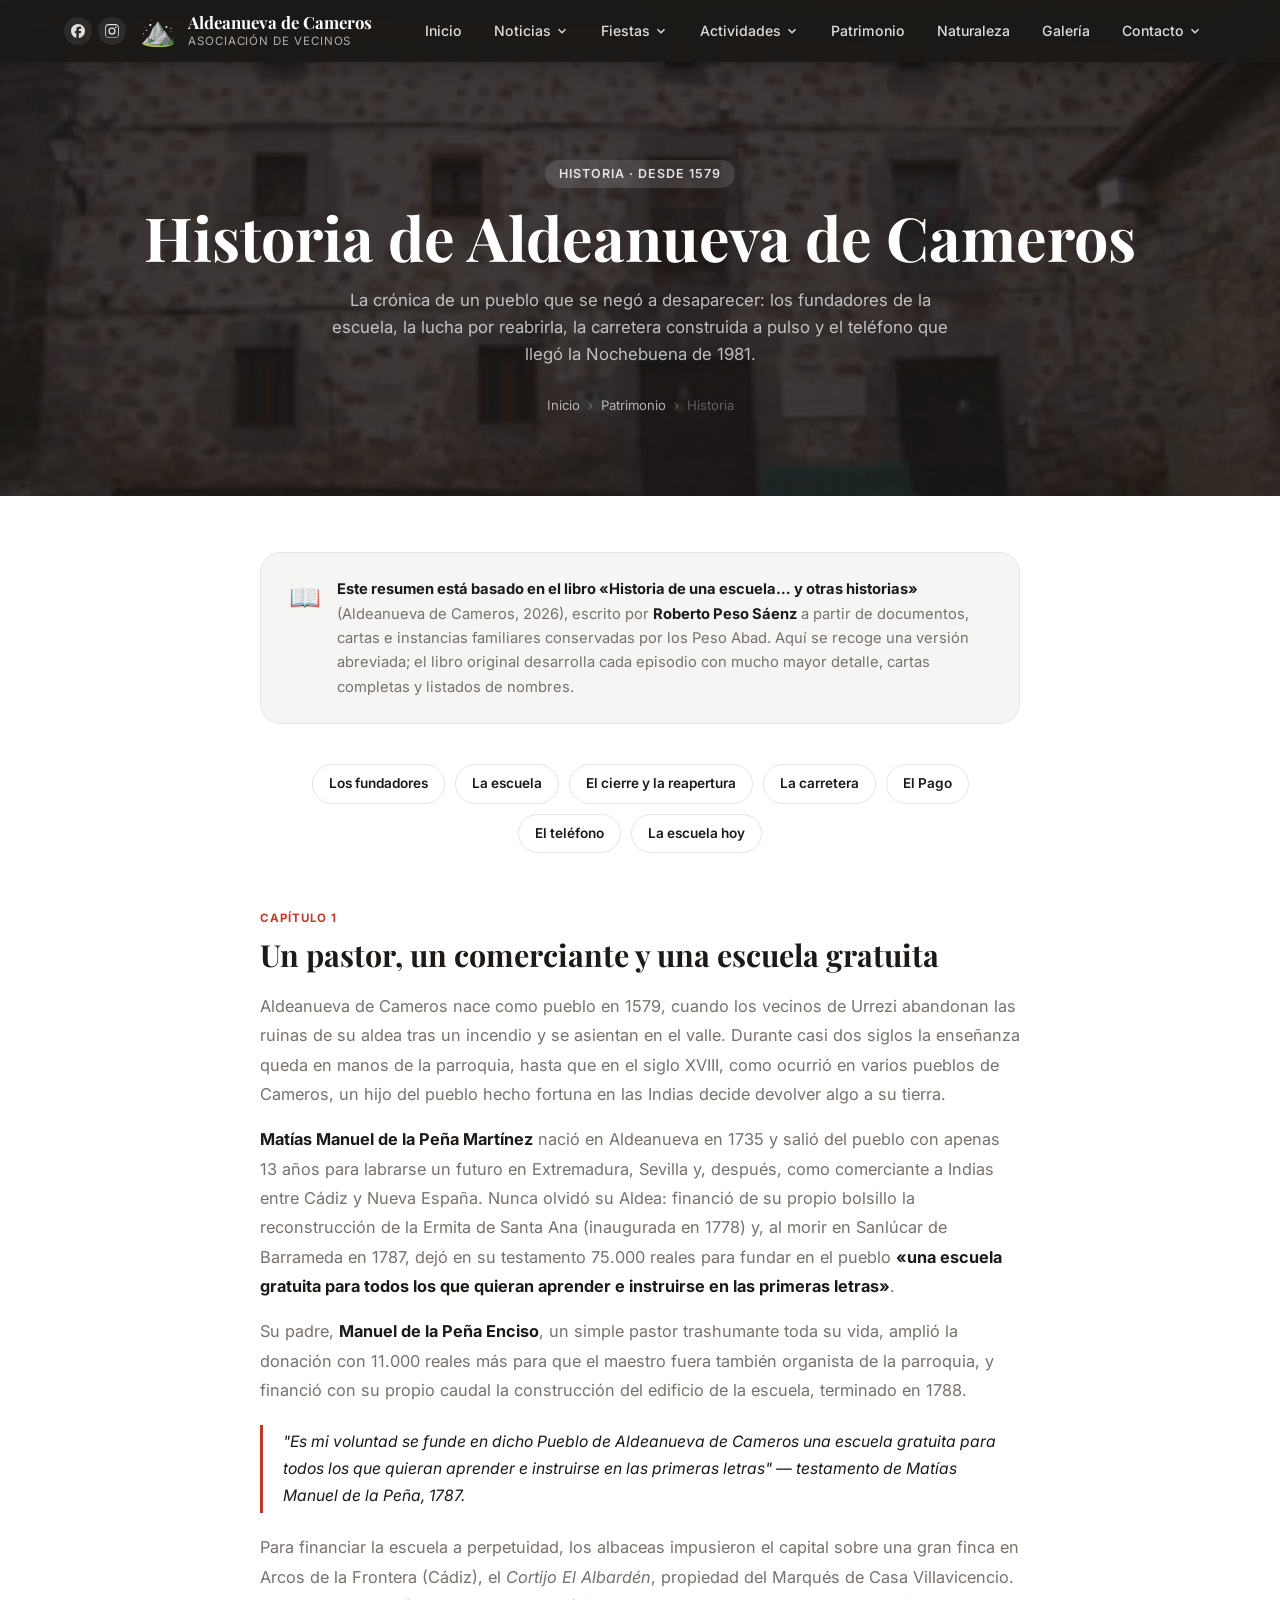
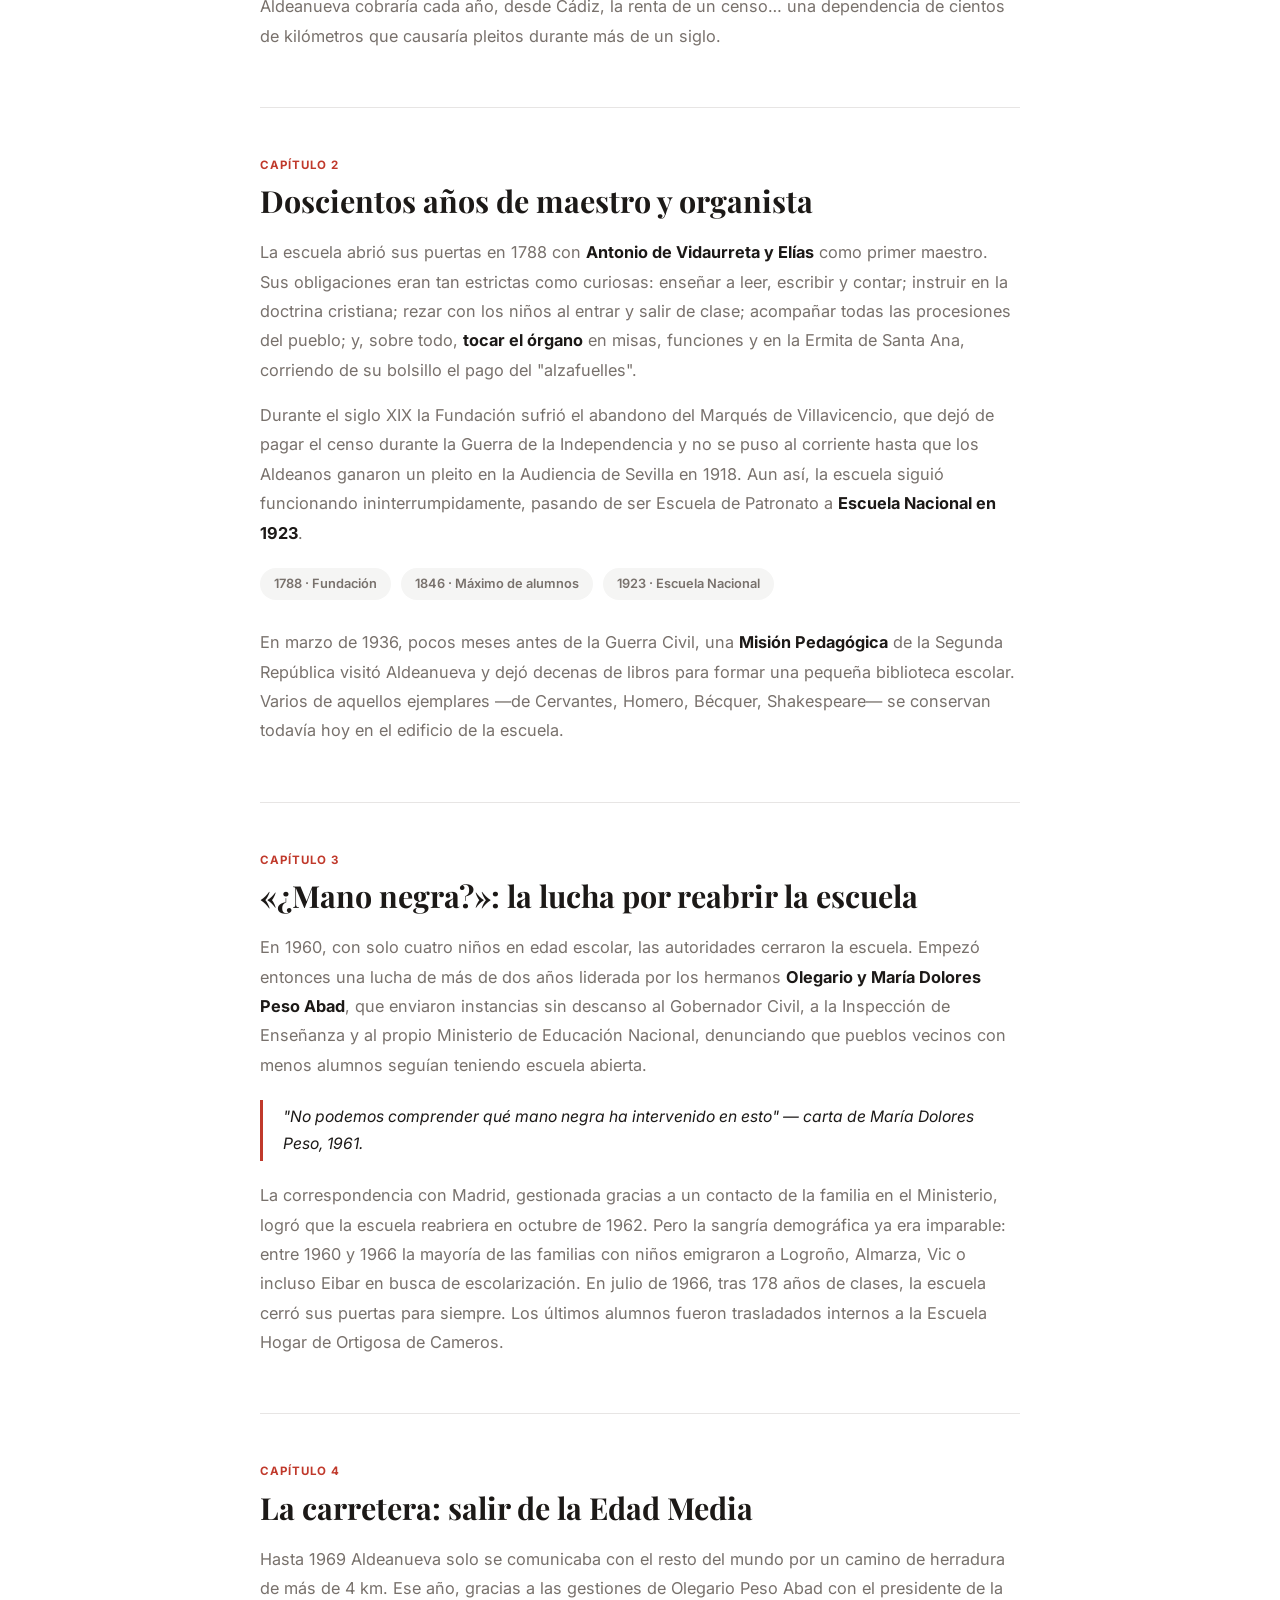
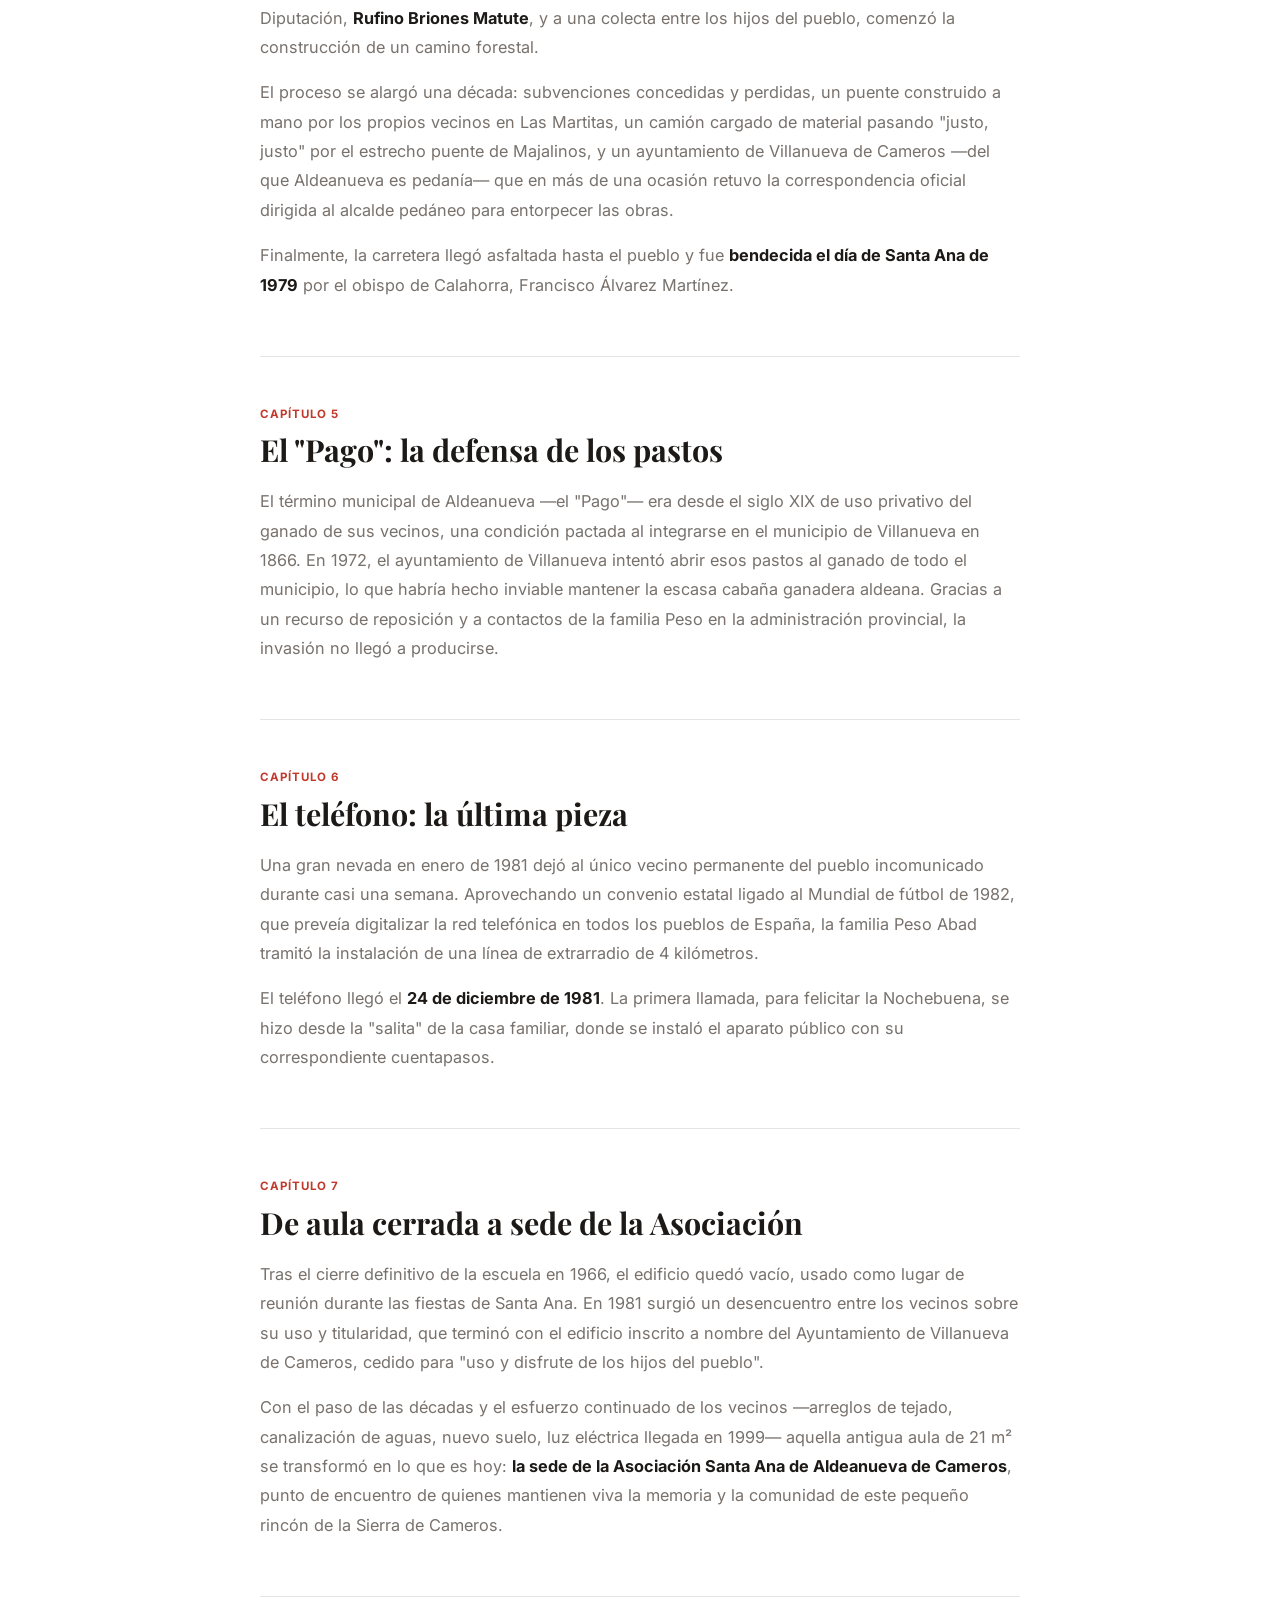
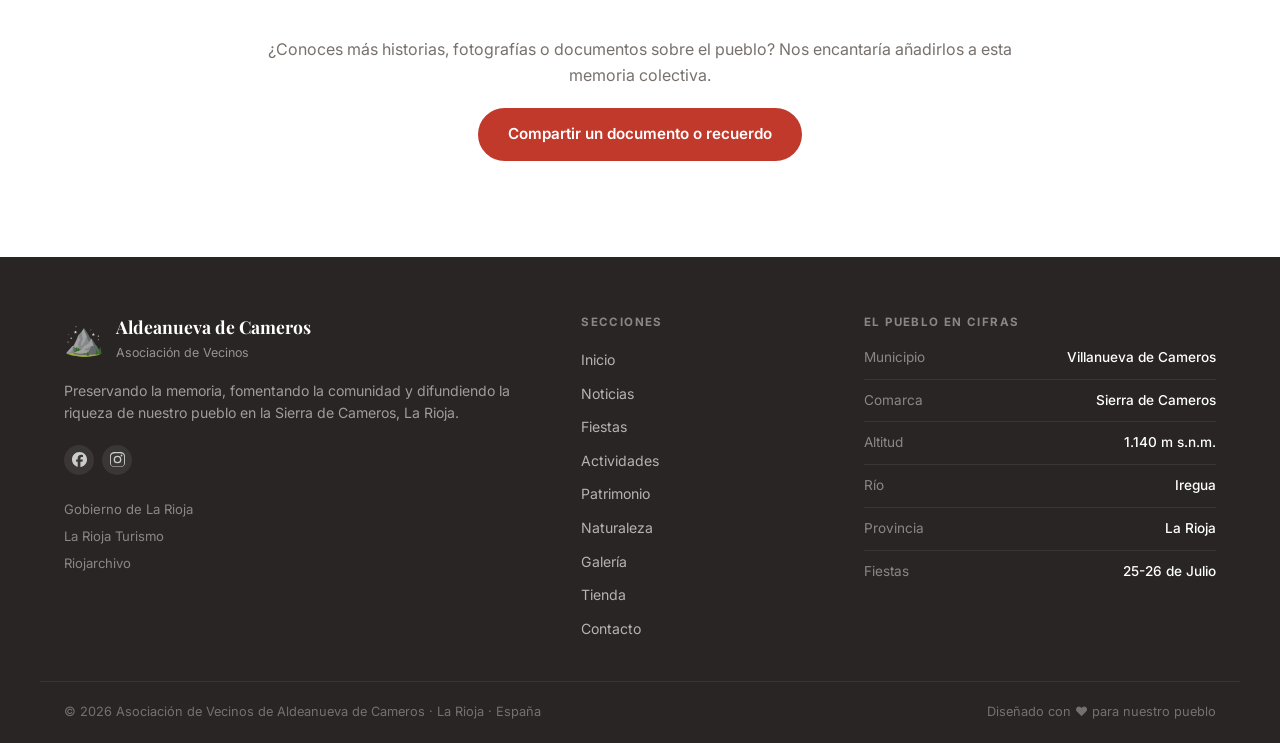
<file: historia.html>
<!DOCTYPE html>
<html lang="es">
<head>
  <meta charset="UTF-8" />
  <meta name="viewport" content="width=device-width, initial-scale=1.0" />
  <title>Historia de Aldeanueva de Cameros · Aldeanueva de Cameros</title>
  <link rel="preconnect" href="https://fonts.googleapis.com" />
  <link rel="preconnect" href="https://fonts.gstatic.com" crossorigin />
  <link href="https://fonts.googleapis.com/css2?family=Playfair+Display:wght@400;600;700&family=Inter:wght@300;400;500;600&display=swap" rel="stylesheet" />
  <link rel="stylesheet" href="assets/css/style.css" />
  <style>
    /* ── Page hero ─────────────────────────────────────────────── */
    .page-hero {
      position: relative; padding: 160px 0 80px;
      background: var(--dark); overflow: hidden;
    }
    .page-hero::before {
      content: ''; position: absolute; inset: 0;
      background: url('assets/img/villa/escuela1.jpg') center/cover no-repeat;
      opacity: 0.2;
    }
    .page-hero-content {
      position: relative; z-index: 1;
      text-align: center; color: var(--white);
    }
    .page-hero-content .section-tag { margin-bottom: 16px; }
    .page-hero-content h1 {
      font-family: var(--font-serif);
      font-size: clamp(2.4rem, 5vw, 3.8rem);
      font-weight: 700; line-height: 1.1; margin-bottom: 16px;
    }
    .page-hero-content p {
      color: rgba(255,255,255,.7); max-width: 640px;
      margin: 0 auto; font-size: 1.05rem;
    }
    .page-breadcrumb {
      position: relative; z-index: 1;
      display: flex; align-items: center; justify-content: center; gap: 8px;
      margin-top: 28px; font-size: 0.82rem; color: rgba(255,255,255,.45);
    }
    .page-breadcrumb a { color: rgba(255,255,255,.65); transition: color var(--transition); }
    .page-breadcrumb a:hover { color: var(--white); }
    .page-breadcrumb span { color: rgba(255,255,255,.3); }

    /* ── Fuente / créditos ────────────────────────────────────── */
    .credito-section { padding: 56px 0 0; }
    .credito-wrap {
      max-width: 760px; margin: 0 auto;
      background: var(--stone-light); border: 1px solid var(--border);
      border-radius: var(--radius-lg); padding: 24px 28px;
      display: flex; gap: 16px; align-items: flex-start;
    }
    .credito-icon { font-size: 1.6rem; flex-shrink: 0; }
    .credito-wrap p { color: var(--text-muted); font-size: 0.92rem; line-height: 1.65; }
    .credito-wrap strong { color: var(--text); }

    /* ── Índice de capítulos ──────────────────────────────────── */
    .indice-section { padding: 40px 0 0; }
    .indice-wrap { max-width: 760px; margin: 0 auto; }
    .indice-list {
      display: flex; flex-wrap: wrap; gap: 10px; justify-content: center;
    }
    .indice-list a {
      padding: 8px 16px; border-radius: 100px;
      background: var(--white); border: 1px solid var(--border);
      color: var(--text); font-size: 0.85rem; font-weight: 600;
      transition: all var(--transition);
    }
    .indice-list a:hover { background: var(--red); color: var(--white); border-color: var(--red); }

    /* ── Historia (artículo) ──────────────────────────────────── */
    .historia-section { padding: 56px 0 96px; }
    .historia-wrap { max-width: 760px; margin: 0 auto; }
    .historia-chapter { margin-bottom: 56px; scroll-margin-top: 90px; }
    .historia-chapter-num {
      font-size: 0.72rem; font-weight: 700; color: var(--red);
      text-transform: uppercase; letter-spacing: .08em; display: block; margin-bottom: 8px;
    }
    .historia-chapter h2 {
      font-family: var(--font-serif); font-size: clamp(1.5rem, 3vw, 1.9rem);
      color: var(--text); margin-bottom: 18px; line-height: 1.25;
    }
    .historia-chapter p {
      color: var(--text-muted); font-size: 1.02rem; line-height: 1.8; margin-bottom: 16px;
    }
    .historia-chapter p strong { color: var(--text); }
    .historia-quote {
      border-left: 3px solid var(--red); padding: 4px 20px;
      font-style: italic; color: var(--text); margin: 20px 0;
      font-size: 0.98rem; line-height: 1.7;
    }
    .historia-divider {
      border: none; border-top: 1px solid var(--border);
      margin: 48px 0;
    }
    .historia-fig {
      display: flex; flex-wrap: wrap; gap: 10px; margin: 20px 0 28px;
    }
    .historia-fig span {
      background: var(--stone-light); color: var(--stone);
      font-size: 0.8rem; font-weight: 600; padding: 6px 14px; border-radius: 100px;
    }

    /* ── CTA final ────────────────────────────────────────────── */
    .historia-cta {
      max-width: 760px; margin: 0 auto; text-align: center;
      border-top: 1px solid var(--border); padding-top: 40px;
    }
    .historia-cta p { color: var(--text-muted); margin-bottom: 20px; }

    @media (max-width: 640px) {
      .page-hero { padding: 110px 0 56px; }
      .credito-wrap { flex-direction: column; }
    }
  </style>
</head>
<body>

  <!-- NAV (loaded from assets/partials/navbar.html) -->
  <div id="site-navbar-placeholder"></div>

  <!-- PAGE HERO -->
  <div class="page-hero">
    <div class="container">
      <div class="page-hero-content">
        <span class="section-tag section-tag--light">Historia · Desde 1579</span>
        <h1>Historia de Aldeanueva de Cameros</h1>
        <p>La crónica de un pueblo que se negó a desaparecer: los fundadores de la escuela, la lucha por reabrirla, la carretera construida a pulso y el teléfono que llegó la Nochebuena de 1981.</p>
        <div class="page-breadcrumb">
          <a href="index.html">Inicio</a>
          <span>›</span>
          <a href="index.html#patrimonio">Patrimonio</a>
          <span>›</span>
          <span>Historia</span>
        </div>
      </div>
    </div>
  </div>

  <!-- CRÉDITO A LA FUENTE -->
  <section class="credito-section">
    <div class="container">
      <div class="credito-wrap">
        <span class="credito-icon">📖</span>
        <p><strong>Este resumen está basado en el libro «Historia de una escuela… y otras historias»</strong> (Aldeanueva de Cameros, 2026), escrito por <strong>Roberto Peso Sáenz</strong> a partir de documentos, cartas e instancias familiares conservadas por los Peso Abad. Aquí se recoge una versión abreviada; el libro original desarrolla cada episodio con mucho mayor detalle, cartas completas y listados de nombres.</p>
      </div>
    </div>
  </section>

  <!-- ÍNDICE -->
  <section class="indice-section">
    <div class="container">
      <div class="indice-wrap">
        <div class="indice-list">
          <a href="#fundadores">Los fundadores</a>
          <a href="#escuela">La escuela</a>
          <a href="#cierre">El cierre y la reapertura</a>
          <a href="#carretera">La carretera</a>
          <a href="#pago">El Pago</a>
          <a href="#telefono">El teléfono</a>
          <a href="#division">La escuela hoy</a>
        </div>
      </div>
    </div>
  </section>

  <!-- HISTORIA -->
  <section class="historia-section">
    <div class="container">
      <div class="historia-wrap">

        <div class="historia-chapter" id="fundadores">
          <span class="historia-chapter-num">Capítulo 1</span>
          <h2>Un pastor, un comerciante y una escuela gratuita</h2>
          <p>Aldeanueva de Cameros nace como pueblo en 1579, cuando los vecinos de Urrezi abandonan las ruinas de su aldea tras un incendio y se asientan en el valle. Durante casi dos siglos la enseñanza queda en manos de la parroquia, hasta que en el siglo XVIII, como ocurrió en varios pueblos de Cameros, un hijo del pueblo hecho fortuna en las Indias decide devolver algo a su tierra.</p>
          <p><strong>Matías Manuel de la Peña Martínez</strong> nació en Aldeanueva en 1735 y salió del pueblo con apenas 13 años para labrarse un futuro en Extremadura, Sevilla y, después, como comerciante a Indias entre Cádiz y Nueva España. Nunca olvidó su Aldea: financió de su propio bolsillo la reconstrucción de la Ermita de Santa Ana (inaugurada en 1778) y, al morir en Sanlúcar de Barrameda en 1787, dejó en su testamento 75.000 reales para fundar en el pueblo <strong>«una escuela gratuita para todos los que quieran aprender e instruirse en las primeras letras»</strong>.</p>
          <p>Su padre, <strong>Manuel de la Peña Enciso</strong>, un simple pastor trashumante toda su vida, amplió la donación con 11.000 reales más para que el maestro fuera también organista de la parroquia, y financió con su propio caudal la construcción del edificio de la escuela, terminado en 1788.</p>
          <div class="historia-quote">"Es mi voluntad se funde en dicho Pueblo de Aldeanueva de Cameros una escuela gratuita para todos los que quieran aprender e instruirse en las primeras letras" — testamento de Matías Manuel de la Peña, 1787.</div>
          <p>Para financiar la escuela a perpetuidad, los albaceas impusieron el capital sobre una gran finca en Arcos de la Frontera (Cádiz), el <em>Cortijo El Albardén</em>, propiedad del Marqués de Casa Villavicencio. Aldeanueva cobraría cada año, desde Cádiz, la renta de un censo… una dependencia de cientos de kilómetros que causaría pleitos durante más de un siglo.</p>
        </div>

        <hr class="historia-divider" />

        <div class="historia-chapter" id="escuela">
          <span class="historia-chapter-num">Capítulo 2</span>
          <h2>Doscientos años de maestro y organista</h2>
          <p>La escuela abrió sus puertas en 1788 con <strong>Antonio de Vidaurreta y Elías</strong> como primer maestro. Sus obligaciones eran tan estrictas como curiosas: enseñar a leer, escribir y contar; instruir en la doctrina cristiana; rezar con los niños al entrar y salir de clase; acompañar todas las procesiones del pueblo; y, sobre todo, <strong>tocar el órgano</strong> en misas, funciones y en la Ermita de Santa Ana, corriendo de su bolsillo el pago del "alzafuelles".</p>
          <p>Durante el siglo XIX la Fundación sufrió el abandono del Marqués de Villavicencio, que dejó de pagar el censo durante la Guerra de la Independencia y no se puso al corriente hasta que los Aldeanos ganaron un pleito en la Audiencia de Sevilla en 1918. Aun así, la escuela siguió funcionando ininterrumpidamente, pasando de ser Escuela de Patronato a <strong>Escuela Nacional en 1923</strong>.</p>
          <div class="historia-fig">
            <span>1788 · Fundación</span>
            <span>1846 · Máximo de alumnos</span>
            <span>1923 · Escuela Nacional</span>
          </div>
          <p>En marzo de 1936, pocos meses antes de la Guerra Civil, una <strong>Misión Pedagógica</strong> de la Segunda República visitó Aldeanueva y dejó decenas de libros para formar una pequeña biblioteca escolar. Varios de aquellos ejemplares —de Cervantes, Homero, Bécquer, Shakespeare— se conservan todavía hoy en el edificio de la escuela.</p>
        </div>

        <hr class="historia-divider" />

        <div class="historia-chapter" id="cierre">
          <span class="historia-chapter-num">Capítulo 3</span>
          <h2>«¿Mano negra?»: la lucha por reabrir la escuela</h2>
          <p>En 1960, con solo cuatro niños en edad escolar, las autoridades cerraron la escuela. Empezó entonces una lucha de más de dos años liderada por los hermanos <strong>Olegario y María Dolores Peso Abad</strong>, que enviaron instancias sin descanso al Gobernador Civil, a la Inspección de Enseñanza y al propio Ministerio de Educación Nacional, denunciando que pueblos vecinos con menos alumnos seguían teniendo escuela abierta.</p>
          <div class="historia-quote">"No podemos comprender qué mano negra ha intervenido en esto" — carta de María Dolores Peso, 1961.</div>
          <p>La correspondencia con Madrid, gestionada gracias a un contacto de la familia en el Ministerio, logró que la escuela reabriera en octubre de 1962. Pero la sangría demográfica ya era imparable: entre 1960 y 1966 la mayoría de las familias con niños emigraron a Logroño, Almarza, Vic o incluso Eibar en busca de escolarización. En julio de 1966, tras 178 años de clases, la escuela cerró sus puertas para siempre. Los últimos alumnos fueron trasladados internos a la Escuela Hogar de Ortigosa de Cameros.</p>
        </div>

        <hr class="historia-divider" />

        <div class="historia-chapter" id="carretera">
          <span class="historia-chapter-num">Capítulo 4</span>
          <h2>La carretera: salir de la Edad Media</h2>
          <p>Hasta 1969 Aldeanueva solo se comunicaba con el resto del mundo por un camino de herradura de más de 4 km. Ese año, gracias a las gestiones de Olegario Peso Abad con el presidente de la Diputación, <strong>Rufino Briones Matute</strong>, y a una colecta entre los hijos del pueblo, comenzó la construcción de un camino forestal.</p>
          <p>El proceso se alargó una década: subvenciones concedidas y perdidas, un puente construido a mano por los propios vecinos en Las Martitas, un camión cargado de material pasando "justo, justo" por el estrecho puente de Majalinos, y un ayuntamiento de Villanueva de Cameros —del que Aldeanueva es pedanía— que en más de una ocasión retuvo la correspondencia oficial dirigida al alcalde pedáneo para entorpecer las obras.</p>
          <p>Finalmente, la carretera llegó asfaltada hasta el pueblo y fue <strong>bendecida el día de Santa Ana de 1979</strong> por el obispo de Calahorra, Francisco Álvarez Martínez.</p>
        </div>

        <hr class="historia-divider" />

        <div class="historia-chapter" id="pago">
          <span class="historia-chapter-num">Capítulo 5</span>
          <h2>El "Pago": la defensa de los pastos</h2>
          <p>El término municipal de Aldeanueva —el "Pago"— era desde el siglo XIX de uso privativo del ganado de sus vecinos, una condición pactada al integrarse en el municipio de Villanueva en 1866. En 1972, el ayuntamiento de Villanueva intentó abrir esos pastos al ganado de todo el municipio, lo que habría hecho inviable mantener la escasa cabaña ganadera aldeana. Gracias a un recurso de reposición y a contactos de la familia Peso en la administración provincial, la invasión no llegó a producirse.</p>
        </div>

        <hr class="historia-divider" />

        <div class="historia-chapter" id="telefono">
          <span class="historia-chapter-num">Capítulo 6</span>
          <h2>El teléfono: la última pieza</h2>
          <p>Una gran nevada en enero de 1981 dejó al único vecino permanente del pueblo incomunicado durante casi una semana. Aprovechando un convenio estatal ligado al Mundial de fútbol de 1982, que preveía digitalizar la red telefónica en todos los pueblos de España, la familia Peso Abad tramitó la instalación de una línea de extrarradio de 4 kilómetros.</p>
          <p>El teléfono llegó el <strong>24 de diciembre de 1981</strong>. La primera llamada, para felicitar la Nochebuena, se hizo desde la "salita" de la casa familiar, donde se instaló el aparato público con su correspondiente cuentapasos.</p>
        </div>

        <hr class="historia-divider" />

        <div class="historia-chapter" id="division">
          <span class="historia-chapter-num">Capítulo 7</span>
          <h2>De aula cerrada a sede de la Asociación</h2>
          <p>Tras el cierre definitivo de la escuela en 1966, el edificio quedó vacío, usado como lugar de reunión durante las fiestas de Santa Ana. En 1981 surgió un desencuentro entre los vecinos sobre su uso y titularidad, que terminó con el edificio inscrito a nombre del Ayuntamiento de Villanueva de Cameros, cedido para "uso y disfrute de los hijos del pueblo".</p>
          <p>Con el paso de las décadas y el esfuerzo continuado de los vecinos —arreglos de tejado, canalización de aguas, nuevo suelo, luz eléctrica llegada en 1999— aquella antigua aula de 21 m² se transformó en lo que es hoy: <strong>la sede de la Asociación Santa Ana de Aldeanueva de Cameros</strong>, punto de encuentro de quienes mantienen viva la memoria y la comunidad de este pequeño rincón de la Sierra de Cameros.</p>
        </div>

      </div>

      <div class="historia-cta">
        <p>¿Conoces más historias, fotografías o documentos sobre el pueblo? Nos encantaría añadirlos a esta memoria colectiva.</p>
        <a href="mailto:asociacion@aldeanuevadecameros.es?subject=Historia de Aldeanueva" class="btn btn-primary">Compartir un documento o recuerdo</a>
      </div>
    </div>
  </section>

  <!-- FOOTER (loaded from assets/partials/footer.html) -->
  <div id="site-footer-placeholder"></div>

  <script src="assets/js/site-config.js" defer></script>
  <script src="assets/js/include-nav.js" defer></script>
  <script src="assets/js/include-footer.js" defer></script>

</body>
</html>
</file>
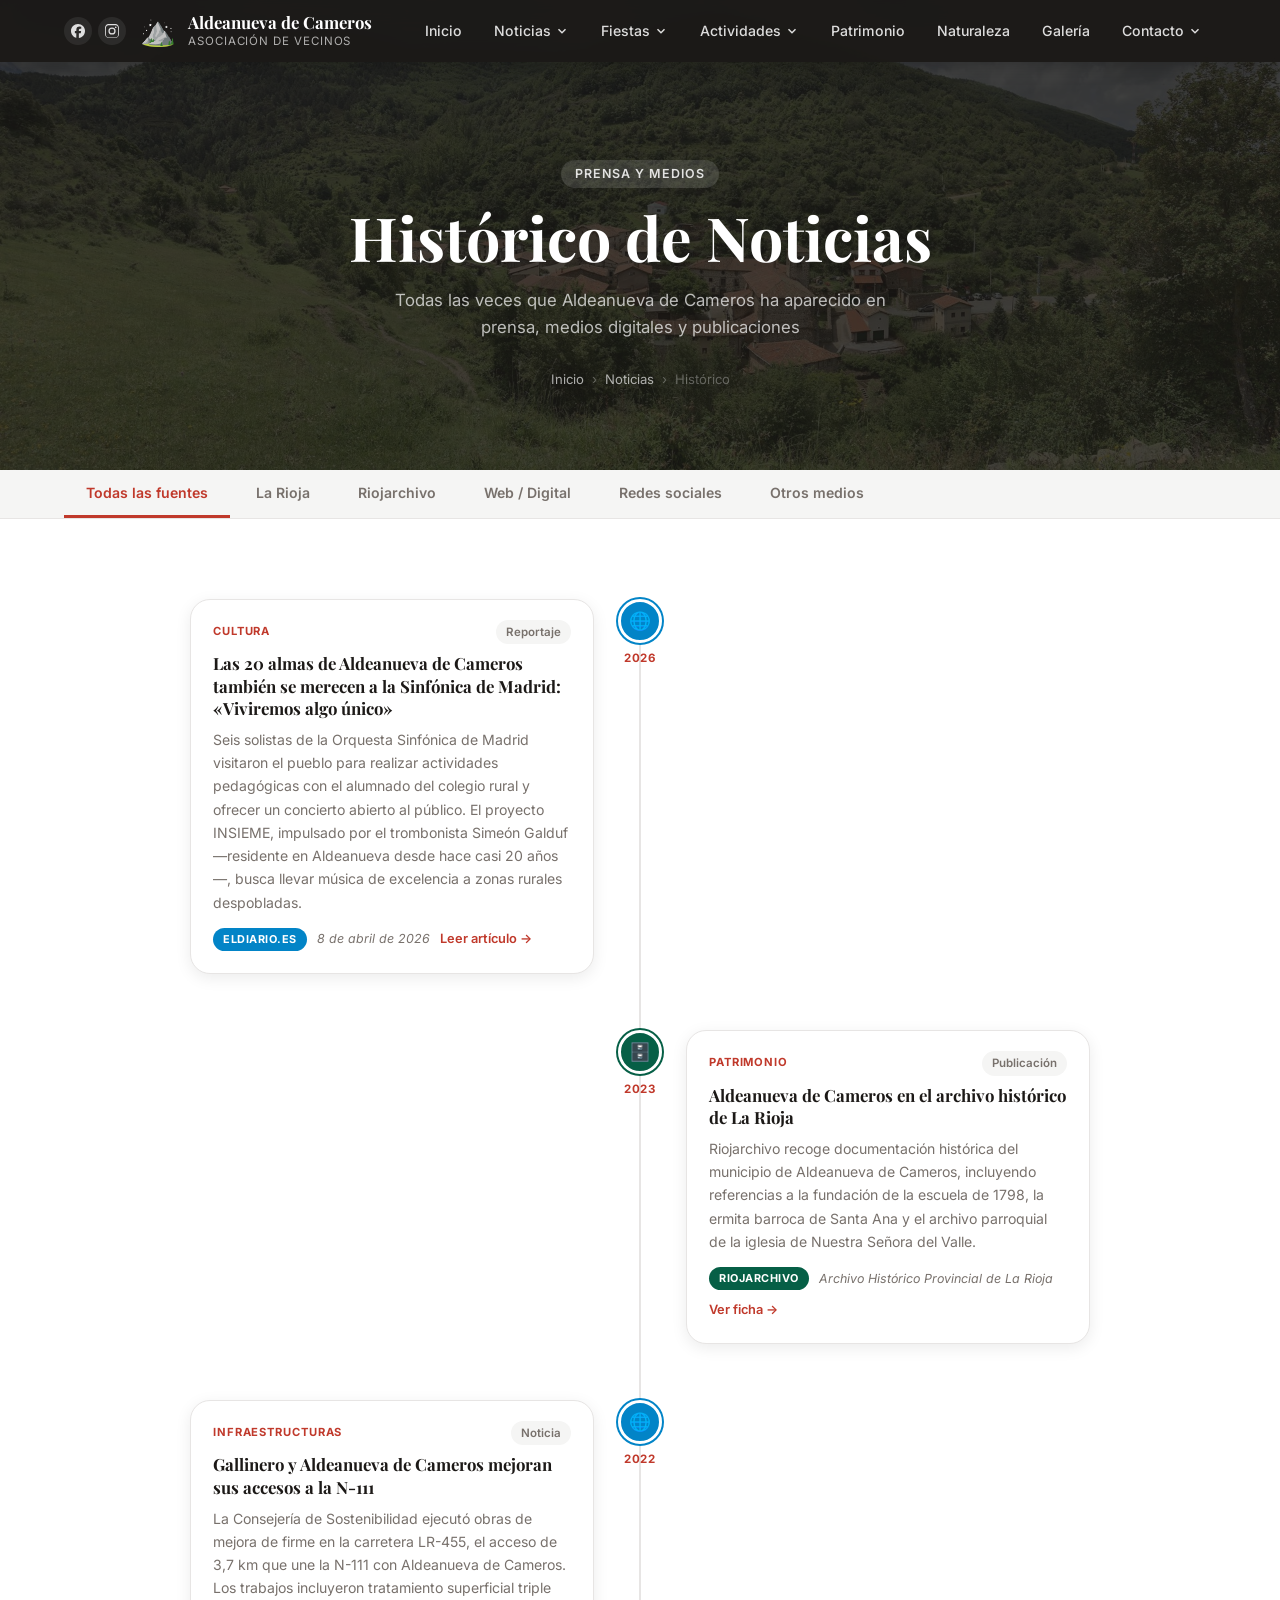
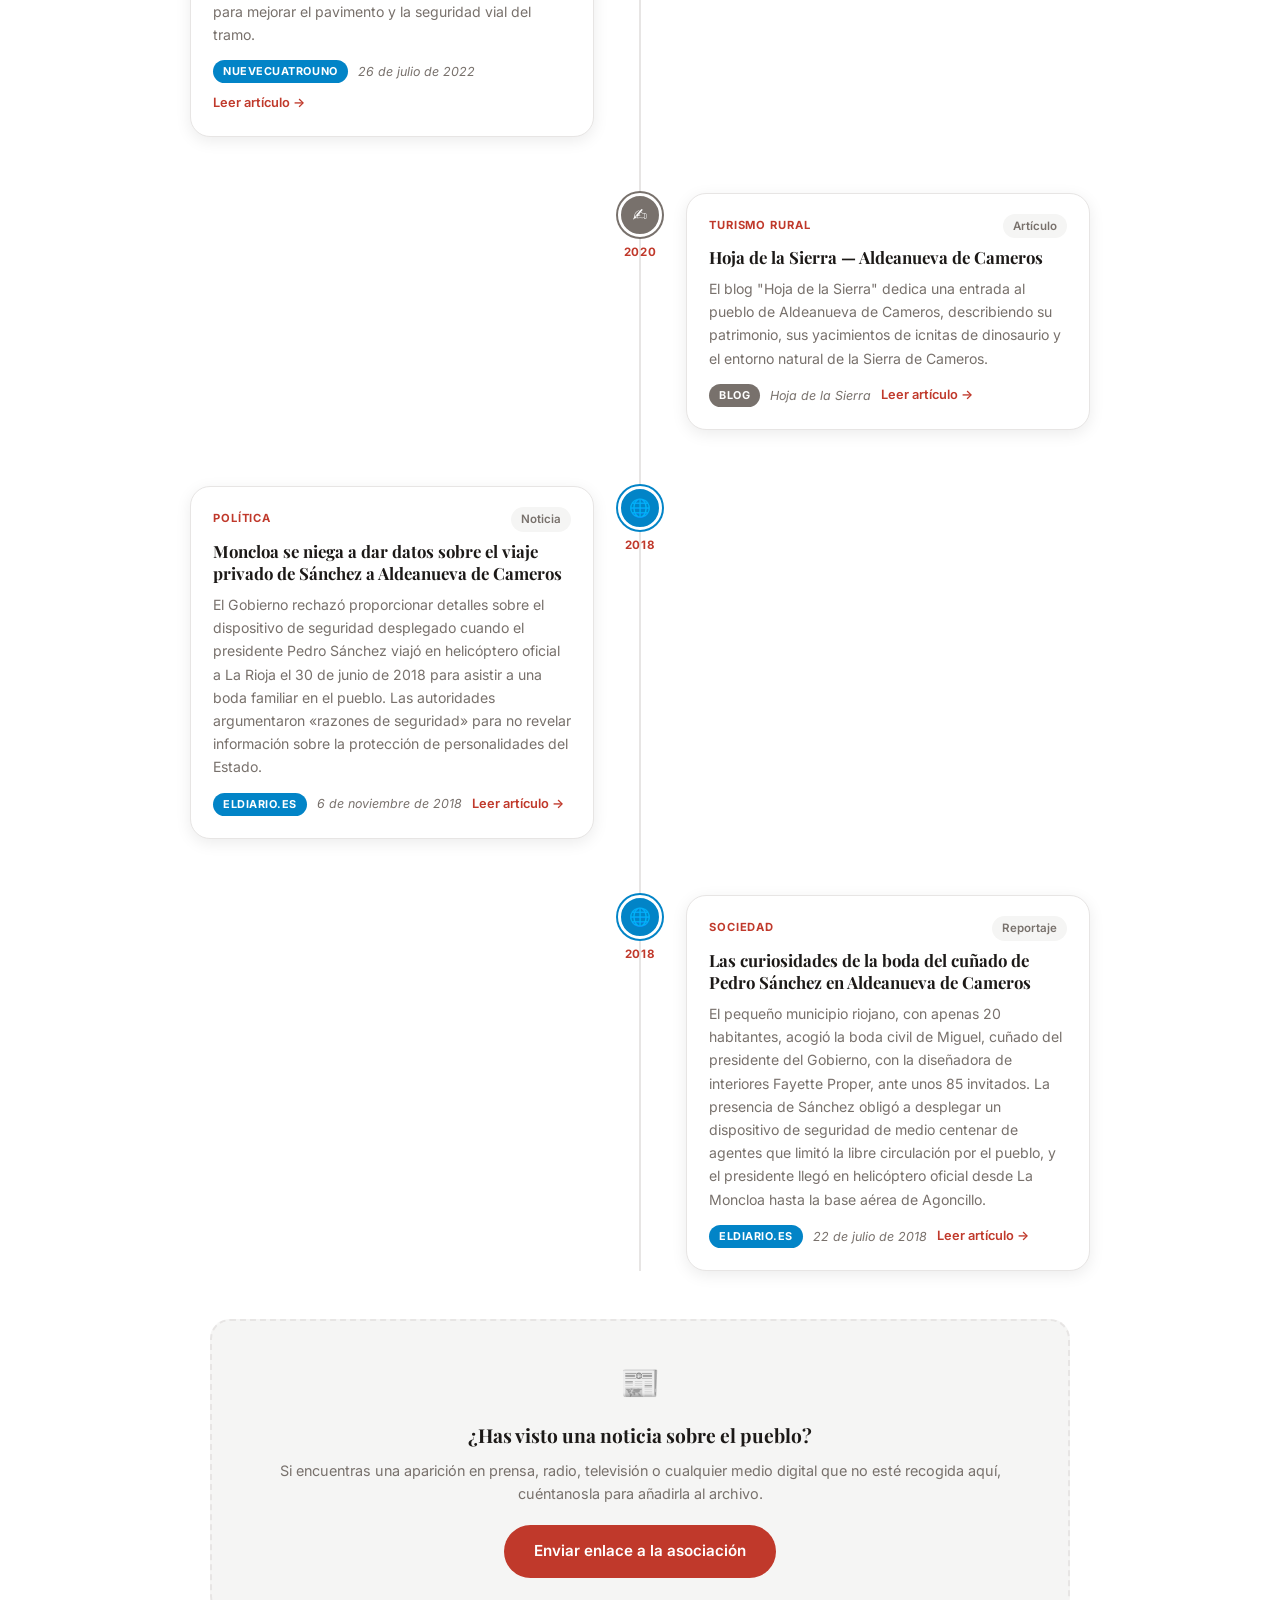
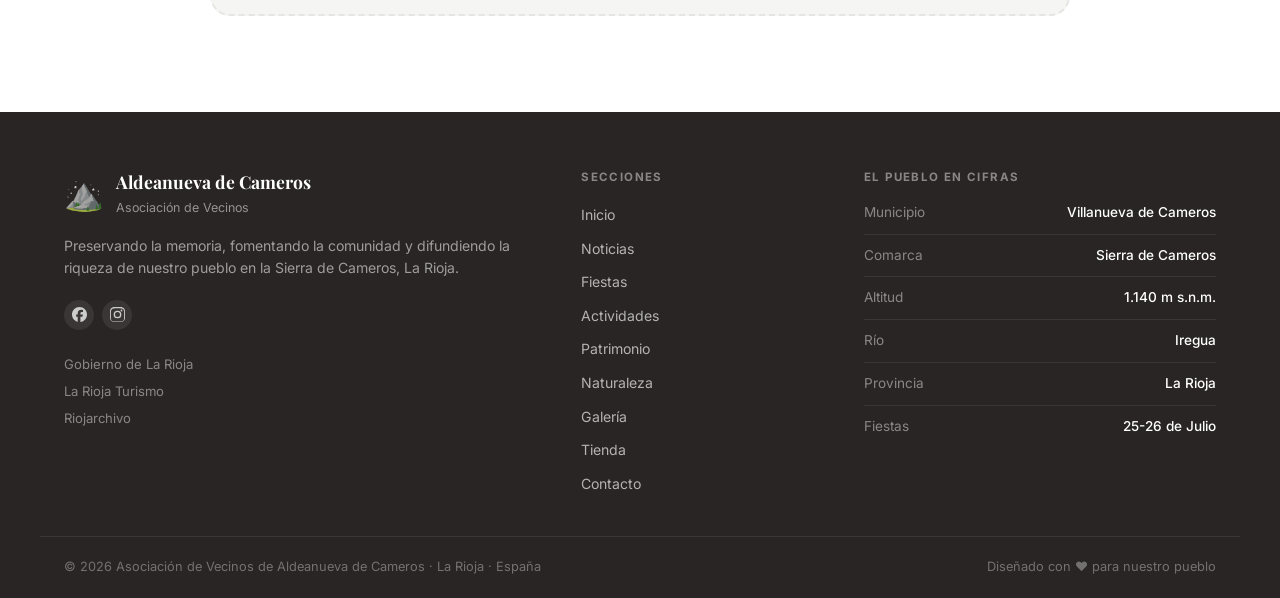
<file: historico-noticias.html>
<!DOCTYPE html>
<html lang="es">
<head>
  <meta charset="UTF-8" />
  <meta name="viewport" content="width=device-width, initial-scale=1.0" />
  <title>Histórico de Noticias · Aldeanueva de Cameros</title>
  <link rel="preconnect" href="https://fonts.googleapis.com" />
  <link rel="preconnect" href="https://fonts.gstatic.com" crossorigin />
  <link href="https://fonts.googleapis.com/css2?family=Playfair+Display:wght@400;600;700&family=Inter:wght@300;400;500;600&display=swap" rel="stylesheet" />
  <link rel="stylesheet" href="assets/css/style.css" />
  <style>
    /* ── Page hero ─────────────────────────────────────────────── */
    .page-hero {
      position: relative; padding: 160px 0 80px;
      background: var(--dark); overflow: hidden;
    }
    .page-hero::before {
      content: ''; position: absolute; inset: 0;
      background: url('assets/img/galeria/galeria-vista-panoramica-pueblo.jpg') center/cover no-repeat;
      opacity: 0.18;
    }
    .page-hero-content {
      position: relative; z-index: 1;
      text-align: center; color: var(--white);
    }
    .page-hero-content .section-tag { margin-bottom: 16px; }
    .page-hero-content h1 {
      font-family: var(--font-serif);
      font-size: clamp(2.4rem, 5vw, 3.8rem);
      font-weight: 700; line-height: 1.1; margin-bottom: 16px;
    }
    .page-hero-content p {
      color: rgba(255,255,255,.7); max-width: 520px;
      margin: 0 auto; font-size: 1.05rem;
    }
    .page-breadcrumb {
      position: relative; z-index: 1;
      display: flex; align-items: center; justify-content: center; gap: 8px;
      margin-top: 28px; font-size: 0.82rem; color: rgba(255,255,255,.45);
    }
    .page-breadcrumb a { color: rgba(255,255,255,.65); transition: color var(--transition); }
    .page-breadcrumb a:hover { color: var(--white); }
    .page-breadcrumb span { color: rgba(255,255,255,.3); }

    /* ── Filtros ───────────────────────────────────────────────── */
    .fuente-nav {
      background: var(--stone-light); border-bottom: 1px solid var(--border);
      position: sticky; top: 60px; z-index: 100;
    }
    .fuente-nav-inner {
      max-width: 1200px; margin: 0 auto; padding: 0 24px;
      display: flex; gap: 4px; overflow-x: auto; scrollbar-width: none;
    }
    .fuente-nav-inner::-webkit-scrollbar { display: none; }
    .fuente-btn {
      padding: 14px 22px; font-size: 0.88rem; font-weight: 600;
      border: none; background: transparent; color: var(--text-muted);
      cursor: pointer; transition: all var(--transition);
      white-space: nowrap; border-bottom: 3px solid transparent; flex-shrink: 0;
    }
    .fuente-btn:hover { color: var(--text); }
    .fuente-btn.active { color: var(--red); border-bottom-color: var(--red); }

    .fuente--larioja   { background: #c0392b; color: #fff; }
    .fuente--web       { background: #0284c7; color: #fff; }
    .fuente--redes     { background: #7c3aed; color: #fff; }
    .fuente--riojarchivo { background: #065f46; color: #fff; }
    .fuente--otro      { background: #78716c; color: #fff; }

    /* ── Timeline ─────────────────────────────────────────────── */
    .noticias-section {
      padding: 80px 0 96px;
      background: var(--white);
    }

    .ntl-timeline {
      position: relative;
      max-width: 900px;
      margin: 0 auto;
    }
    .ntl-timeline::before {
      content: '';
      position: absolute;
      left: 50%;
      top: 0; bottom: 0;
      width: 2px;
      background: var(--border);
      transform: translateX(-50%);
    }

    .ntl-item {
      position: relative;
      display: grid;
      grid-template-columns: 1fr 60px 1fr;
      align-items: start;
      margin-bottom: 56px;
      gap: 0;
    }
    .ntl-item:last-child { margin-bottom: 0; }

    .ntl-node {
      grid-column: 2;
      display: flex; flex-direction: column; align-items: center;
      z-index: 2; padding: 0 8px;
    }
    .ntl-dot {
      width: 44px; height: 44px; border-radius: 50%;
      border: 3px solid var(--white);
      display: flex; align-items: center; justify-content: center;
      font-size: 1.1rem; flex-shrink: 0; color: #fff;
    }
    .ntl-dot--larioja     { background: #c0392b; box-shadow: 0 0 0 2px #c0392b; }
    .ntl-dot--web         { background: #0284c7; box-shadow: 0 0 0 2px #0284c7; }
    .ntl-dot--redes       { background: #7c3aed; box-shadow: 0 0 0 2px #7c3aed; }
    .ntl-dot--riojarchivo { background: #065f46; box-shadow: 0 0 0 2px #065f46; }
    .ntl-dot--otro        { background: #78716c; box-shadow: 0 0 0 2px #78716c; }
    .ntl-year-label {
      font-size: 0.72rem; font-weight: 700; color: var(--red);
      letter-spacing: .06em; margin-top: 6px; white-space: nowrap;
    }

    .ntl-item:nth-child(odd)  .ntl-card { grid-column: 1; margin-right: 16px; }
    .ntl-item:nth-child(even) .ntl-card { grid-column: 3; margin-left: 16px; }

    .ntl-card {
      background: var(--white);
      border: 1px solid var(--border);
      border-radius: var(--radius-lg);
      overflow: hidden;
      box-shadow: var(--shadow);
      transition: box-shadow var(--transition), transform var(--transition);
    }
    .ntl-card:hover {
      box-shadow: var(--shadow-lg);
      transform: translateY(-3px);
    }

    .ntl-card-body { padding: 20px 22px 22px; }
    .ntl-card-top {
      display: flex; align-items: center; justify-content: space-between;
      gap: 10px; margin-bottom: 8px; flex-wrap: wrap;
    }
    .ntl-cat {
      font-size: 0.7rem; font-weight: 700; color: var(--red);
      text-transform: uppercase; letter-spacing: .08em;
    }
    .ntl-tipo {
      font-size: 0.72rem; padding: 3px 10px; border-radius: 100px;
      background: var(--stone-light); color: var(--stone); font-weight: 600;
      flex-shrink: 0;
    }
    .ntl-card h3 {
      font-family: var(--font-serif); font-size: 1.05rem; font-weight: 700;
      margin-bottom: 8px; line-height: 1.35;
    }
    .ntl-card p { color: var(--text-muted); font-size: 0.88rem; line-height: 1.65; }
    .ntl-footer {
      display: flex; align-items: center; gap: 10px; margin-top: 14px; flex-wrap: wrap;
    }
    .ntl-fuente-badge {
      font-size: 0.68rem; font-weight: 700; letter-spacing: .05em; text-transform: uppercase;
      padding: 3px 10px; border-radius: 100px;
    }
    .ntl-medio { font-size: 0.78rem; color: var(--text-muted); font-style: italic; }
    .ntl-link {
      display: inline-flex; align-items: center; gap: 4px;
      font-size: 0.8rem; font-weight: 600; color: var(--red);
      transition: text-decoration var(--transition);
    }
    .ntl-link:hover { text-decoration: underline; }

    /* ── Añadir noticia CTA ────────────────────────────────────── */
    .anadir-noticia {
      max-width: 860px; margin: 48px auto 0;
      border: 2px dashed var(--border); border-radius: var(--radius-lg);
      padding: 36px; text-align: center; background: var(--stone-light);
    }
    .anadir-noticia-icon { font-size: 2rem; margin-bottom: 12px; }
    .anadir-noticia h4 { font-family: var(--font-serif); font-size: 1.2rem; margin-bottom: 8px; }
    .anadir-noticia p { color: var(--text-muted); font-size: 0.9rem; margin-bottom: 20px; }

    /* ── Responsive ────────────────────────────────────────────── */
    @media (max-width: 768px) {
      .page-hero { padding: 110px 0 56px; }
    }
    @media (max-width: 720px) {
      .page-hero { padding: 96px 0 44px; }
      .ntl-timeline::before { left: 20px; }
      .ntl-item {
        grid-template-columns: 40px 1fr;
        grid-template-rows: auto auto;
      }
      .ntl-node {
        grid-column: 1; grid-row: 1;
        flex-direction: row; align-items: center; gap: 8px;
        padding: 0 0 12px 0;
      }
      .ntl-year-label { margin-top: 0; }
      .ntl-dot { width: 36px; height: 36px; font-size: 0.9rem; }
      .ntl-item:nth-child(odd) .ntl-card,
      .ntl-item:nth-child(even) .ntl-card { grid-column: 2; grid-row: 2; margin: 0; }
    }
  </style>
</head>
<body>

  <!-- NAV (loaded from assets/partials/navbar.html) -->
  <div id="site-navbar-placeholder"></div>

  <!-- PAGE HERO -->
  <div class="page-hero">
    <div class="container">
      <div class="page-hero-content">
        <span class="section-tag section-tag--light">Prensa y medios</span>
        <h1>Histórico de Noticias</h1>
        <p>Todas las veces que Aldeanueva de Cameros ha aparecido en prensa, medios digitales y publicaciones</p>
        <div class="page-breadcrumb">
          <a href="index.html">Inicio</a>
          <span>›</span>
          <a href="index.html#noticias">Noticias</a>
          <span>›</span>
          <span>Histórico</span>
        </div>
      </div>
    </div>
  </div>

  <!-- FILTRO POR FUENTE -->
  <nav class="fuente-nav" id="fuenteNav" aria-label="Filtrar por fuente">
    <div class="fuente-nav-inner">
      <button class="fuente-btn active" data-fuente="todas">Todas las fuentes</button>
      <button class="fuente-btn" data-fuente="larioja">La Rioja</button>
      <button class="fuente-btn" data-fuente="riojarchivo">Riojarchivo</button>
      <button class="fuente-btn" data-fuente="web">Web / Digital</button>
      <button class="fuente-btn" data-fuente="redes">Redes sociales</button>
      <button class="fuente-btn" data-fuente="otro">Otros medios</button>
    </div>
  </nav>

  <!-- TIMELINE DE NOTICIAS -->
  <section class="noticias-section">
    <div class="container">
      <div class="ntl-timeline" id="noticiasFeed">

        <!-- 2026 · Orquesta Sinfónica de Madrid en el pueblo -->
        <div class="ntl-item" data-fuente="web">
          <div class="ntl-card">
            <div class="ntl-card-body">
              <div class="ntl-card-top">
                <span class="ntl-cat">Cultura</span>
                <span class="ntl-tipo">Reportaje</span>
              </div>
              <h3>Las 20 almas de Aldeanueva de Cameros también se merecen a la Sinfónica de Madrid: «Viviremos algo único»</h3>
              <p>Seis solistas de la Orquesta Sinfónica de Madrid visitaron el pueblo para realizar actividades pedagógicas con el alumnado del colegio rural y ofrecer un concierto abierto al público. El proyecto INSIEME, impulsado por el trombonista Simeón Galduf —residente en Aldeanueva desde hace casi 20 años—, busca llevar música de excelencia a zonas rurales despobladas.</p>
              <div class="ntl-footer">
                <span class="ntl-fuente-badge fuente--web">eldiario.es</span>
                <span class="ntl-medio">8 de abril de 2026</span>
                <a href="https://www.eldiario.es/la-rioja/20-almas-aldeanueva-cameros-merecen-sinfonica-madrid-viviremos-unico_1_13126051.html" target="_blank" rel="noopener" class="ntl-link">Leer artículo →</a>
              </div>
            </div>
          </div>
          <div class="ntl-node">
            <div class="ntl-dot ntl-dot--web">🌐</div>
            <span class="ntl-year-label">2026</span>
          </div>
        </div>

        <!-- 2023 · Riojarchivo -->
        <div class="ntl-item" data-fuente="riojarchivo">
          <div class="ntl-node">
            <div class="ntl-dot ntl-dot--riojarchivo">🗄️</div>
            <span class="ntl-year-label">2023</span>
          </div>
          <div class="ntl-card">
            <div class="ntl-card-body">
              <div class="ntl-card-top">
                <span class="ntl-cat">Patrimonio</span>
                <span class="ntl-tipo">Publicación</span>
              </div>
              <h3>Aldeanueva de Cameros en el archivo histórico de La Rioja</h3>
              <p>Riojarchivo recoge documentación histórica del municipio de Aldeanueva de Cameros, incluyendo referencias a la fundación de la escuela de 1798, la ermita barroca de Santa Ana y el archivo parroquial de la iglesia de Nuestra Señora del Valle.</p>
              <div class="ntl-footer">
                <span class="ntl-fuente-badge fuente--riojarchivo">Riojarchivo</span>
                <span class="ntl-medio">Archivo Histórico Provincial de La Rioja</span>
                <a href="https://www.riojarchivo.com/localidad/aldeanueva-de-cameros/" target="_blank" rel="noopener" class="ntl-link">Ver ficha →</a>
              </div>
            </div>
          </div>
        </div>

        <!-- 2022 · Mejora de accesos carretera LR-455 -->
        <div class="ntl-item" data-fuente="web">
          <div class="ntl-card">
            <div class="ntl-card-body">
              <div class="ntl-card-top">
                <span class="ntl-cat">Infraestructuras</span>
                <span class="ntl-tipo">Noticia</span>
              </div>
              <h3>Gallinero y Aldeanueva de Cameros mejoran sus accesos a la N-111</h3>
              <p>La Consejería de Sostenibilidad ejecutó obras de mejora de firme en la carretera LR-455, el acceso de 3,7 km que une la N-111 con Aldeanueva de Cameros. Los trabajos incluyeron tratamiento superficial triple para mejorar el pavimento y la seguridad vial del tramo.</p>
              <div class="ntl-footer">
                <span class="ntl-fuente-badge fuente--web">NueveCuatroUno</span>
                <span class="ntl-medio">26 de julio de 2022</span>
                <a href="https://nuevecuatrouno.com/2022/07/26/gallinero-aldeanueva-cameros-mejora-accesos-n111/" target="_blank" rel="noopener" class="ntl-link">Leer artículo →</a>
              </div>
            </div>
          </div>
          <div class="ntl-node">
            <div class="ntl-dot ntl-dot--web">🌐</div>
            <span class="ntl-year-label">2022</span>
          </div>
        </div>

        <!-- 2020 · Hoja de la Sierra -->
        <div class="ntl-item" data-fuente="otro">
          <div class="ntl-node">
            <div class="ntl-dot ntl-dot--otro">✍️</div>
            <span class="ntl-year-label">2020</span>
          </div>
          <div class="ntl-card">
            <div class="ntl-card-body">
              <div class="ntl-card-top">
                <span class="ntl-cat">Turismo rural</span>
                <span class="ntl-tipo">Artículo</span>
              </div>
              <h3>Hoja de la Sierra — Aldeanueva de Cameros</h3>
              <p>El blog "Hoja de la Sierra" dedica una entrada al pueblo de Aldeanueva de Cameros, describiendo su patrimonio, sus yacimientos de icnitas de dinosaurio y el entorno natural de la Sierra de Cameros.</p>
              <div class="ntl-footer">
                <span class="ntl-fuente-badge fuente--otro">Blog</span>
                <span class="ntl-medio">Hoja de la Sierra</span>
                <a href="https://hojadelasierra.wordpress.com/aldeanueva/" target="_blank" rel="noopener" class="ntl-link">Leer artículo →</a>
              </div>
            </div>
          </div>
        </div>

        <!-- Nov 2018 · Moncloa se niega a dar datos sobre el viaje de Sánchez -->
        <div class="ntl-item" data-fuente="web">
          <div class="ntl-card">
            <div class="ntl-card-body">
              <div class="ntl-card-top">
                <span class="ntl-cat">Política</span>
                <span class="ntl-tipo">Noticia</span>
              </div>
              <h3>Moncloa se niega a dar datos sobre el viaje privado de Sánchez a Aldeanueva de Cameros</h3>
              <p>El Gobierno rechazó proporcionar detalles sobre el dispositivo de seguridad desplegado cuando el presidente Pedro Sánchez viajó en helicóptero oficial a La Rioja el 30 de junio de 2018 para asistir a una boda familiar en el pueblo. Las autoridades argumentaron «razones de seguridad» para no revelar información sobre la protección de personalidades del Estado.</p>
              <div class="ntl-footer">
                <span class="ntl-fuente-badge fuente--web">eldiario.es</span>
                <span class="ntl-medio">6 de noviembre de 2018</span>
                <a href="https://www.eldiario.es/la-rioja/moncloa-se-niega-a-dar-datos-sobre-el-viaje-privado-de-sanchez-a-aldeanueva_1_11124124.html" target="_blank" rel="noopener" class="ntl-link">Leer artículo →</a>
              </div>
            </div>
          </div>
          <div class="ntl-node">
            <div class="ntl-dot ntl-dot--web">🌐</div>
            <span class="ntl-year-label">2018</span>
          </div>
        </div>

        <!-- Jul 2018 · Boda del cuñado de Sánchez -->
        <div class="ntl-item" data-fuente="web">
          <div class="ntl-node">
            <div class="ntl-dot ntl-dot--web">🌐</div>
            <span class="ntl-year-label">2018</span>
          </div>
          <div class="ntl-card">
            <div class="ntl-card-body">
              <div class="ntl-card-top">
                <span class="ntl-cat">Sociedad</span>
                <span class="ntl-tipo">Reportaje</span>
              </div>
              <h3>Las curiosidades de la boda del cuñado de Pedro Sánchez en Aldeanueva de Cameros</h3>
              <p>El pequeño municipio riojano, con apenas 20 habitantes, acogió la boda civil de Miguel, cuñado del presidente del Gobierno, con la diseñadora de interiores Fayette Proper, ante unos 85 invitados. La presencia de Sánchez obligó a desplegar un dispositivo de seguridad de medio centenar de agentes que limitó la libre circulación por el pueblo, y el presidente llegó en helicóptero oficial desde La Moncloa hasta la base aérea de Agoncillo.</p>
              <div class="ntl-footer">
                <span class="ntl-fuente-badge fuente--web">eldiario.es</span>
                <span class="ntl-medio">22 de julio de 2018</span>
                <a href="https://www.eldiario.es/la-rioja/las-curiosidades-de-la-boda-del-cunado-de-pedro-sanchez-en-aldeanueva_1_11119052.html" target="_blank" rel="noopener" class="ntl-link">Leer artículo →</a>
              </div>
            </div>
          </div>
        </div>

      </div>

      <!-- CTA añadir noticia -->
      <div class="anadir-noticia">
        <div class="anadir-noticia-icon">📰</div>
        <h4>¿Has visto una noticia sobre el pueblo?</h4>
        <p>Si encuentras una aparición en prensa, radio, televisión o cualquier medio digital que no esté recogida aquí, cuéntanosla para añadirla al archivo.</p>
        <a href="mailto:asociacion@aldeanuevadecameros.es?subject=Noticia para el histórico" class="btn btn-primary">Enviar enlace a la asociación</a>
      </div>
    </div>
  </section>

  <!-- FOOTER (loaded from assets/partials/footer.html) -->
  <div id="site-footer-placeholder"></div>

  <script>
    // ── Filtro por fuente ─────────────────────────────────────
    const fuenteBtns = document.querySelectorAll('.fuente-btn');

    fuenteBtns.forEach(btn => {
      btn.addEventListener('click', () => {
        fuenteBtns.forEach(b => b.classList.remove('active'));
        btn.classList.add('active');
        const fuente = btn.dataset.fuente;
        document.querySelectorAll('.ntl-timeline .ntl-item').forEach(n => {
          n.style.display = (fuente === 'todas' || n.dataset.fuente === fuente) ? '' : 'none';
        });
      });
    });
  </script>

  <script src="assets/js/site-config.js" defer></script>
  <script src="assets/js/include-nav.js" defer></script>
  <script src="assets/js/include-footer.js" defer></script>

</body>
</html>
</file>
<file: assets/css/style.css>
/* ============================================================
   ALDEANUEVA DE CAMEROS — Asociación de Vecinos
   ============================================================ */

*, *::before, *::after { box-sizing: border-box; margin: 0; padding: 0; }

:root {
  --red:        #c0392b;
  --red-dark:   #96281b;
  --red-light:  #e74c3c;
  --green:      #27ae60;
  --green-dark: #1e8449;
  --green-light:#2ecc71;
  --amber:      #d97706;
  --blue:       #0284c7;
  --stone:      #78716c;
  --stone-light:#f5f5f4;
  --cream:      #fefce8;
  --dark:       #1c1917;
  --dark-mid:   #292524;
  --text:       #1c1917;
  --text-muted: #78716c;
  --border:     #e7e5e4;
  --white:      #ffffff;

  --font-serif: 'Playfair Display', Georgia, serif;
  --font-sans:  'Inter', system-ui, sans-serif;

  --radius-sm: 6px;
  --radius:    12px;
  --radius-lg: 20px;
  --radius-xl: 28px;

  --shadow-sm:  0 1px 3px rgba(0,0,0,.08), 0 1px 2px rgba(0,0,0,.04);
  --shadow:     0 4px 16px rgba(0,0,0,.08);
  --shadow-lg:  0 10px 40px rgba(0,0,0,.12);
  --shadow-xl:  0 20px 60px rgba(0,0,0,.18);

  --transition: 0.25s cubic-bezier(0.4, 0, 0.2, 1);
}

html { scroll-behavior: smooth; }

body {
  font-family: var(--font-sans);
  color: var(--text);
  background: var(--white);
  line-height: 1.6;
  overflow-x: hidden;
}

img { max-width: 100%; display: block; }
a { text-decoration: none; color: inherit; }
button { cursor: pointer; font-family: inherit; }

/* ── Scrollbar ─────────────────────────────────────────────── */
::-webkit-scrollbar { width: 6px; }
::-webkit-scrollbar-track { background: var(--stone-light); }
::-webkit-scrollbar-thumb { background: var(--red); border-radius: 3px; }

/* ── Utilities ─────────────────────────────────────────────── */
.container { max-width: 1200px; margin: 0 auto; padding: 0 24px; }
.hidden { display: none !important; }

/* ── Buttons ───────────────────────────────────────────────── */
.btn {
  display: inline-flex; align-items: center; gap: 8px;
  padding: 12px 28px; border-radius: 100px;
  font-weight: 600; font-size: 0.95rem;
  transition: all var(--transition);
  border: 2px solid transparent;
}
.btn-primary { background: var(--red); color: var(--white); }
.btn-primary:hover { background: var(--red-dark); transform: translateY(-2px); box-shadow: 0 8px 24px rgba(192,57,43,.35); }
.btn-outline { background: transparent; color: var(--white); border-color: rgba(255,255,255,.6); }
.btn-outline:hover { background: rgba(255,255,255,.15); border-color: var(--white); }
.btn-full { width: 100%; justify-content: center; }

/* ============================================================
   NAVBAR
   ============================================================ */
.navbar {
  position: fixed; top: 0; left: 0; right: 0; z-index: 1000;
  transition: all var(--transition);
  padding: 12px 0;
}
.navbar.scrolled {
  box-shadow: 0 2px 20px rgba(0,0,0,.25);
  padding: 8px 0;
}
/* El fondo/blur del navbar "scrolled" va en un ::before (no en .navbar
   directamente): backdrop-filter en un ancestro convierte a los hijos
   position:fixed (el panel .nav-links en móvil) en relativos a ese
   ancestro en vez de al viewport, dejando el menú móvil encajonado y
   "sin abrir del todo" en cuanto se hace scroll fuera de Inicio. */
.navbar.scrolled::before {
  content: '';
  position: absolute; inset: 0; z-index: -1;
  background: rgba(28,25,23,.96);
  backdrop-filter: blur(12px);
}
.nav-container {
  max-width: 1200px; margin: 0 auto; padding: 0 24px;
  display: flex; align-items: center; justify-content: space-between; gap: 24px;
}
.nav-left { display: flex; align-items: center; gap: 14px; }
.nav-brand { display: flex; align-items: center; gap: 12px; }
.nav-escudo { font-size: 1.8rem; }
.nav-title { display: block; color: var(--white); font-family: var(--font-serif); font-weight: 700; font-size: 1.05rem; line-height: 1.2; }
.nav-subtitle { display: block; color: rgba(255,255,255,.65); font-size: 0.72rem; letter-spacing: .08em; text-transform: uppercase; }

.nav-links {
  list-style: none; display: flex; align-items: center; gap: 4px;
}
.nav-links a {
  color: rgba(255,255,255,.85); font-size: 0.88rem; font-weight: 500;
  padding: 8px 14px; border-radius: 100px;
  transition: all var(--transition);
}
.nav-links a:hover { color: var(--white); background: rgba(255,255,255,.12); }

.nav-toggle {
  display: none; flex-direction: column; gap: 5px;
  background: none; border: none; padding: 8px;
}
.nav-toggle span { width: 24px; height: 2px; background: var(--white); border-radius: 2px; transition: all var(--transition); }

.nav-socials { display: flex; align-items: center; gap: 6px; }
.nav-social-link {
  display: flex; align-items: center; justify-content: center;
  width: 28px; height: 28px; border-radius: 50%;
  background: rgba(255,255,255,.08); color: rgba(255,255,255,.85);
  transition: all var(--transition);
}
.nav-social-link svg { width: 14px; height: 14px; display: block; }
.nav-social-link:hover { background: rgba(255,255,255,.18); color: var(--white); }

/* ── Dropdown ──────────────────────────────────────────────── */
.nav-item-dropdown {
  position: relative;
}
.nav-item-dropdown > a {
  display: flex; align-items: center; gap: 4px;
}
.nav-chevron {
  width: 14px; height: 14px; flex-shrink: 0;
  transition: transform var(--transition);
}
.nav-item-dropdown.open .nav-chevron {
  transform: rotate(180deg);
}
.nav-dropdown {
  list-style: none;
  position: absolute; top: calc(100% + 8px); left: 50%;
  transform: translateX(-50%);
  background: rgba(28,25,23,.97);
  backdrop-filter: blur(14px);
  border: 1px solid rgba(255,255,255,.1);
  border-radius: var(--radius);
  padding: 6px;
  min-width: 180px;
  box-shadow: var(--shadow-lg);
  opacity: 0; pointer-events: none;
  transform: translateX(-50%) translateY(-6px);
  transition: opacity 0.2s ease, transform 0.2s ease;
  z-index: 200;
}
.nav-item-dropdown.open .nav-dropdown {
  opacity: 1; pointer-events: all;
  transform: translateX(-50%) translateY(0);
}
/* El hover del menú desplegable solo debe activarse con ratón real:
   en táctil, el primer toque solo simula :hover y bloquea el click,
   dejando el submenú a medio abrir. */
@media (hover: hover) and (pointer: fine) {
  .nav-item-dropdown:hover .nav-chevron { transform: rotate(180deg); }
  .nav-item-dropdown:hover .nav-dropdown {
    opacity: 1; pointer-events: all;
    transform: translateX(-50%) translateY(0);
  }
}
.nav-dropdown li a {
  display: block; padding: 9px 14px;
  color: rgba(255,255,255,.8); font-size: 0.86rem; font-weight: 500;
  border-radius: var(--radius-sm);
  transition: all var(--transition);
  white-space: nowrap;
}
.nav-dropdown li a:hover {
  color: var(--white); background: rgba(255,255,255,.1);
}
.nav-dropdown li a.dropdown-highlight {
  color: #f9a825;
}
.nav-dropdown li a.dropdown-highlight:hover {
  background: rgba(249,168,37,.12);
}
.nav-dropdown-divider {
  height: 1px; background: rgba(255,255,255,.08);
  margin: 4px 8px;
}

/* ============================================================
   HERO
   ============================================================ */
.hero {
  position: relative; min-height: 100vh;
  display: flex; flex-direction: column; justify-content: center; align-items: center;
  overflow: hidden;
  padding: 140px 0 100px;
}
.hero-bg {
  position: absolute; inset: 0;
  background: #1a2e1a;
}
.hero-real-img {
  width: 100%; height: 100%; object-fit: cover;
  object-position: center 40%;
  filter: saturate(1.15) brightness(0.78);
}
.hero-overlay {
  position: absolute; inset: 0;
  background: linear-gradient(
    160deg,
    rgba(28,25,23,.72) 0%,
    rgba(28,25,23,.55) 50%,
    rgba(28,25,23,.75) 100%
  );
}
.hero-content {
  position: relative; z-index: 2;
  text-align: center; color: var(--white);
  width: 100%; max-width: 760px; padding: 0 24px;
}
.hero-eyebrow {
  font-size: 0.82rem; letter-spacing: .18em; text-transform: uppercase;
  color: rgba(255,255,255,.75); margin-bottom: 20px;
  display: flex; align-items: center; justify-content: center; gap: 12px;
}
.hero-eyebrow::before, .hero-eyebrow::after {
  content: ''; flex: 1; max-width: 60px;
  height: 1px; background: rgba(255,255,255,.4);
}
.hero-title {
  font-family: var(--font-serif); font-size: clamp(3rem, 8vw, 6rem);
  font-weight: 700; line-height: 1.05; margin-bottom: 24px;
}
.hero-title span { color: #f9a825; }
.hero-desc {
  font-size: clamp(1rem, 2vw, 1.15rem); color: rgba(255,255,255,.85);
  max-width: 560px; margin: 0 auto 36px;
}
.hero-actions { display: flex; gap: 16px; justify-content: center; flex-wrap: wrap; }

.hero-stats {
  position: relative; z-index: 2;
  margin-top: 44px;
  width: 100%; max-width: 640px;
  display: grid; grid-template-columns: repeat(4, 1fr); gap: 0;
  background: rgba(28,25,23,.7); backdrop-filter: blur(12px);
  border-radius: var(--radius); border: 1px solid rgba(255,255,255,.12);
  overflow: hidden;
}
.stat {
  display: flex; flex-direction: column; align-items: center;
  padding: 16px 12px; gap: 4px;
  border-right: 1px solid rgba(255,255,255,.1);
}
.stat:last-child { border-right: none; }
.stat-num { font-family: var(--font-serif); font-size: 1.5rem; font-weight: 700; color: #f9a825; }
.stat-label { font-size: 0.72rem; color: rgba(255,255,255,.65); text-align: center; letter-spacing: .04em; }

.hero-scroll {
  position: absolute; bottom: 24px; left: 50%; transform: translateX(-50%);
  z-index: 2; display: flex; flex-direction: column; align-items: center; gap: 6px;
  color: rgba(255,255,255,.6); font-size: 0.78rem; letter-spacing: .1em; text-transform: uppercase;
  cursor: pointer; transition: color var(--transition);
}
.hero-scroll:hover { color: var(--white); }
.hero-scroll svg { width: 20px; animation: bounce 2s infinite; }
@keyframes bounce { 0%,100%{transform:translateY(0)} 50%{transform:translateY(5px)} }

/* ============================================================
   SECTIONS
   ============================================================ */
.section { padding: 96px 0; }
.section--dark { background: var(--dark); color: var(--white); }
.section--green { background: linear-gradient(135deg, #1a3d2b 0%, #0d2b1a 100%); color: var(--white); }
.section--gray { background: var(--stone-light); }

.section-header { text-align: center; margin-bottom: 56px; }
.section-header h2 { font-family: var(--font-serif); font-size: clamp(2rem, 4vw, 2.8rem); font-weight: 700; margin: 12px 0 16px; }
.section-header p { color: var(--text-muted); max-width: 520px; margin: 0 auto; }
.section-header--light h2 { color: var(--white); }
.section-header--light p { color: rgba(255,255,255,.65); }

.section-tag {
  display: inline-flex; align-items: center;
  padding: 4px 14px; border-radius: 100px;
  background: rgba(192,57,43,.1); color: var(--red);
  font-size: 0.78rem; font-weight: 600; letter-spacing: .08em; text-transform: uppercase;
}
.section-tag--light { background: rgba(255,255,255,.12); color: rgba(255,255,255,.85); }

/* ============================================================
   NOTICIAS
   ============================================================ */
.news-grid {
  display: grid;
  grid-template-columns: repeat(3, 1fr);
  grid-template-rows: auto auto;
  gap: 20px;
}
.news-card { border-radius: var(--radius-lg); overflow: hidden; background: var(--white); box-shadow: var(--shadow); transition: transform var(--transition), box-shadow var(--transition); }
.news-card:hover { transform: translateY(-4px); box-shadow: var(--shadow-lg); }
.news-card--featured { grid-column: span 2; display: grid; grid-template-columns: 1fr 1fr; }

.news-card-img {
  min-height: 180px; position: relative;
  display: flex; align-items: flex-end; padding: 16px;
}
.news-card--featured .news-card-img { min-height: auto; }

.news-badge {
  position: absolute; top: 12px; left: 12px;
  padding: 4px 12px; border-radius: 100px;
  background: var(--white); color: var(--red);
  font-size: 0.72rem; font-weight: 700; letter-spacing: .06em;
}
.news-badge--green { color: var(--green-dark); }
.news-badge--amber { color: var(--amber); }
.news-badge--blue { color: var(--blue); }

.news-date-big {
  background: rgba(255,255,255,.15); backdrop-filter: blur(8px);
  border-radius: var(--radius); padding: 16px 20px; text-align: center;
  border: 1px solid rgba(255,255,255,.2); align-self: flex-end;
}
.news-date-big .day { display: block; font-family: var(--font-serif); font-size: 2.5rem; font-weight: 700; color: var(--white); line-height: 1; }
.news-date-big .month { display: block; font-size: 0.85rem; color: rgba(255,255,255,.8); text-transform: uppercase; letter-spacing: .1em; margin-top: 4px; }

.news-body { padding: 24px; }
.news-cat { font-size: 0.72rem; font-weight: 700; color: var(--red); text-transform: uppercase; letter-spacing: .08em; }
.news-body h3 { font-family: var(--font-serif); font-size: 1.15rem; margin: 8px 0 10px; line-height: 1.35; }
.news-body p { color: var(--text-muted); font-size: 0.9rem; }
.news-link { display: inline-block; margin-top: 14px; color: var(--red); font-weight: 600; font-size: 0.88rem; }
.news-link:hover { text-decoration: underline; }
.news-date-text { display: block; margin-top: 12px; color: var(--text-muted); font-size: 0.82rem; }

/* ============================================================
   FIESTAS
   ============================================================ */
.fiestas-featured {
  display: grid; grid-template-columns: 1fr 320px; gap: 32px; align-items: start;
}
.fiesta-main {
  background: rgba(255,255,255,.06); border: 1px solid rgba(255,255,255,.1);
  border-radius: var(--radius-lg); padding: 36px;
}
.fiesta-main-header { display: flex; align-items: center; gap: 16px; margin-bottom: 20px; }
.fiesta-icon { font-size: 2.5rem; }
.fiesta-main-header h3 { font-family: var(--font-serif); font-size: 1.7rem; color: var(--white); margin-bottom: 4px; }
.fiesta-date { color: #f9a825; font-weight: 600; font-size: 0.95rem; }
.fiesta-desc { color: rgba(255,255,255,.8); margin-bottom: 28px; line-height: 1.7; }
.fiesta-program h4 { color: rgba(255,255,255,.5); font-size: 0.78rem; text-transform: uppercase; letter-spacing: .1em; margin-bottom: 16px; font-weight: 600; }
.program-timeline { display: flex; flex-direction: column; gap: 16px; }
.program-item { display: grid; grid-template-columns: 160px 1fr; gap: 16px; align-items: start; }
.program-time { color: #f9a825; font-weight: 600; font-size: 0.9rem; padding-top: 4px; }
.program-events { display: flex; flex-direction: column; gap: 8px; }
.program-events span { color: rgba(255,255,255,.75); font-size: 0.9rem; }

.fiesta-tabs { display: flex; gap: 12px; margin-bottom: 20px; flex-wrap: wrap; }
.fiesta-tab-btn {
  background: rgba(255,255,255,.06); border: 1px solid rgba(255,255,255,.15);
  color: rgba(255,255,255,.75); border-radius: var(--radius); padding: 10px 18px;
  font-size: 0.88rem; font-weight: 600; cursor: pointer; transition: background var(--transition), color var(--transition);
}
.fiesta-tab-btn:hover { background: rgba(255,255,255,.12); }
.fiesta-tab-btn.active { background: #f9a825; border-color: #f9a825; color: var(--dark); }
.fiesta-panel-hidden { display: none !important; }

.fiesta-cartel-img {
  display: block; width: 100%; border-radius: var(--radius-lg);
  margin-bottom: 16px; border: 1px solid rgba(255,255,255,.1);
}
.fiesta-sidebar { display: flex; flex-direction: column; gap: 16px; }
.fiesta-card {
  background: rgba(255,255,255,.06); border: 1px solid rgba(255,255,255,.1);
  border-radius: var(--radius); padding: 20px;
  transition: background var(--transition);
}
.fiesta-card:hover { background: rgba(255,255,255,.1); }
.fiesta-card-icon { font-size: 1.5rem; margin-bottom: 10px; display: block; }
.fiesta-card h4 { font-family: var(--font-serif); color: var(--white); font-size: 1rem; margin-bottom: 8px; }
.fiesta-card p { color: rgba(255,255,255,.65); font-size: 0.86rem; }

/* ============================================================
   PATRIMONIO
   ============================================================ */
.patrimonio-grid {
  display: grid; grid-template-columns: repeat(3, 1fr); gap: 24px;
  grid-template-rows: auto auto;
}
.patrimonio-card { border-radius: var(--radius-lg); overflow: hidden; background: var(--white); box-shadow: var(--shadow); }
.patrimonio-card--full { grid-column: span 2; display: grid; grid-template-columns: 1fr 1fr; }
.patrimonio-card--timeline { background: var(--dark); color: var(--white); padding: 32px; }
.patrimonio-card--timeline h3 { font-family: var(--font-serif); margin-bottom: 28px; color: var(--white); }

.patrimonio-img {
  min-height: 220px; position: relative; overflow: hidden;
}
.patrimonio-img img {
  position: absolute; inset: 0;
  width: 100%; height: 100%; object-fit: cover;
  transition: transform 0.5s ease;
}
.patrimonio-card:hover .patrimonio-img img { transform: scale(1.04); }

.patrimonio-overlay {
  position: absolute; bottom: 16px; right: 16px;
  background: rgba(0,0,0,.5); backdrop-filter: blur(8px);
  border-radius: var(--radius-sm); padding: 6px 12px;
  z-index: 3;
}
.patrimonio-century { color: var(--white); font-weight: 700; font-size: 0.85rem; }

/* ── Carrusel de fotos (Iglesia / Ermita) ─────────────────────── */
.patrimonio-carousel { cursor: pointer; }
.patrimonio-carousel-track { position: absolute; inset: 0; }
.patrimonio-carousel-slide {
  position: absolute; inset: 0;
  width: 100%; height: 100%; object-fit: cover;
  opacity: 0; transition: opacity 0.6s ease, transform 0.5s ease;
  pointer-events: none;
}
.patrimonio-carousel-slide.active { opacity: 1; pointer-events: auto; }
.patrimonio-carousel:hover .patrimonio-carousel-slide.active { transform: scale(1.04); }

.carousel-arrow {
  position: absolute; top: 50%; transform: translateY(-50%);
  width: 36px; height: 36px; border-radius: 50%; border: none;
  background: rgba(0,0,0,.35); backdrop-filter: blur(6px);
  color: var(--white); font-size: 1.15rem; line-height: 1;
  display: flex; align-items: center; justify-content: center;
  cursor: pointer; z-index: 4; opacity: 0; transition: opacity var(--transition), background var(--transition);
}
.patrimonio-carousel:hover .carousel-arrow { opacity: 1; }
.carousel-arrow:hover { background: rgba(0,0,0,.6); }
.carousel-prev { left: 12px; }
.carousel-next { right: 12px; }

.carousel-dots {
  position: absolute; bottom: 16px; left: 16px;
  display: flex; gap: 6px; z-index: 4;
}
.carousel-dot {
  width: 6px; height: 6px; border-radius: 50%;
  background: rgba(255,255,255,.45); border: none; padding: 0; cursor: pointer;
  transition: background var(--transition), width var(--transition);
}
.carousel-dot.active { background: var(--white); width: 16px; border-radius: 100px; }

.carousel-viewall {
  position: absolute; top: 16px; right: 16px; z-index: 4;
  background: rgba(0,0,0,.5); backdrop-filter: blur(8px);
  color: var(--white); font-size: 0.72rem; font-weight: 600;
  padding: 6px 12px; border-radius: 100px;
  display: flex; align-items: center; gap: 5px;
  transition: background var(--transition);
}
.patrimonio-carousel:hover .carousel-viewall { background: var(--red); }
.patrimonio-body { padding: 28px; }
.patrimonio-type { font-size: 0.72rem; font-weight: 700; color: var(--red); text-transform: uppercase; letter-spacing: .08em; }
.patrimonio-body h3 { font-family: var(--font-serif); font-size: 1.25rem; margin: 10px 0 12px; }
.patrimonio-body p { color: var(--text-muted); font-size: 0.9rem; margin-bottom: 10px; }
.patrimonio-tags { display: flex; flex-wrap: wrap; gap: 6px; margin-top: 16px; }
.patrimonio-tags span { padding: 4px 10px; border-radius: 100px; background: var(--stone-light); color: var(--stone); font-size: 0.75rem; font-weight: 500; }

/* Timeline */
.timeline { display: flex; flex-direction: column; gap: 0; position: relative; }
.timeline::before { content: ''; position: absolute; left: 110px; top: 0; bottom: 0; width: 2px; background: rgba(255,255,255,.15); }
.timeline-item { display: grid; grid-template-columns: 100px 1fr; gap: 28px; padding: 14px 0; position: relative; }
.timeline-year {
  color: #f9a825; font-weight: 700; font-size: 0.85rem;
  text-align: right; padding-right: 0; padding-top: 2px;
}
.timeline-item::after {
  content: ''; position: absolute; left: 104px; top: 18px;
  width: 12px; height: 12px; border-radius: 50%;
  background: var(--red); border: 2px solid var(--dark);
}
.timeline-content { color: rgba(255,255,255,.75); font-size: 0.88rem; }

/* ============================================================
   NATURALEZA
   ============================================================ */
.naturaleza-intro { text-align: center; color: rgba(255,255,255,.8); max-width: 720px; margin: 0 auto 48px; font-size: 1.05rem; line-height: 1.7; }
.naturaleza-grid { display: grid; grid-template-columns: repeat(2, 1fr); gap: 20px; margin-bottom: 48px; }
.nat-card {
  background: rgba(255,255,255,.07); border: 1px solid rgba(255,255,255,.1);
  border-radius: var(--radius-lg); padding: 32px;
  transition: background var(--transition);
}
.nat-card:hover { background: rgba(255,255,255,.11); }
.nat-card--dinos { border-color: rgba(249,168,37,.3); background: rgba(249,168,37,.05); }
.nat-card-icon { font-size: 2.5rem; margin-bottom: 14px; }
.nat-card h3 { font-family: var(--font-serif); color: var(--white); font-size: 1.25rem; margin-bottom: 12px; }
.nat-card p { color: rgba(255,255,255,.7); font-size: 0.9rem; }

.nat-yacimientos { display: flex; flex-direction: column; gap: 6px; margin: 14px 0; }
.yac { color: rgba(255,255,255,.85); font-size: 0.88rem; }
.nat-note { color: rgba(255,255,255,.55); font-size: 0.82rem; font-style: italic; }

/* Naturaleza cards con foto */
.nat-card-foto {
  height: 180px; overflow: hidden; border-radius: var(--radius) var(--radius) 0 0;
  margin: -32px -32px 20px -32px; position: relative;
}
.nat-card-foto img {
  width: 100%; height: 100%; object-fit: cover;
  transition: transform 0.5s ease;
}
.nat-card:hover .nat-card-foto img { transform: scale(1.05); }
.nat-card-content { flex: 1; }

/* Rutas */
.rutas-section h3 { font-family: var(--font-serif); color: var(--white); text-align: center; margin-bottom: 28px; font-size: 1.5rem; }
.rutas-grid { display: grid; grid-template-columns: repeat(3, 1fr); gap: 20px; }
.ruta-item {
  background: rgba(255,255,255,.07); border: 1px solid rgba(255,255,255,.1);
  border-radius: var(--radius); padding: 24px;
}
.ruta-header { display: flex; justify-content: space-between; align-items: center; margin-bottom: 14px; }
.ruta-dif { padding: 3px 10px; border-radius: 100px; font-size: 0.72rem; font-weight: 700; }
.ruta-dif--easy   { background: rgba(39,174,96,.2);  color: #4ade80; }
.ruta-dif--medium { background: rgba(217,119,6,.2);  color: #fbbf24; }
.ruta-dif--hard   { background: rgba(192,57,43,.2);  color: #f87171; }
.ruta-time { color: rgba(255,255,255,.55); font-size: 0.82rem; }
.ruta-item h4 { color: var(--white); font-size: 1rem; margin-bottom: 8px; }
.ruta-item p { color: rgba(255,255,255,.65); font-size: 0.86rem; margin-bottom: 14px; }
.ruta-info { display: flex; gap: 16px; }
.ruta-info span { color: rgba(255,255,255,.5); font-size: 0.82rem; }

/* ============================================================
   GALERÍA
   ============================================================ */
.galeria-filters {
  display: flex; flex-wrap: wrap; gap: 8px; justify-content: center;
  margin-bottom: 32px;
}
.filter-btn {
  padding: 8px 20px; border-radius: 100px; font-size: 0.88rem; font-weight: 500;
  border: 2px solid var(--border); background: var(--white); color: var(--text-muted);
  transition: all var(--transition);
}
.filter-btn:hover, .filter-btn.active {
  border-color: var(--red); background: var(--red); color: var(--white);
}

.galeria-grid {
  display: grid;
  grid-template-columns: repeat(3, 1fr);
  grid-auto-rows: 220px;
  gap: 12px;
}
.galeria-item { border-radius: var(--radius); overflow: hidden; cursor: pointer; }
.galeria-item--tall { grid-row: span 2; }
.galeria-item--wide { grid-column: span 2; }
.galeria-item.hidden { display: none; }

.galeria-placeholder {
  width: 100%; height: 100%;
  display: flex; flex-direction: column; align-items: center; justify-content: center; gap: 10px;
  padding: 20px; text-align: center;
  transition: transform var(--transition);
}
.galeria-item:hover .galeria-placeholder { transform: scale(1.03); }
.gal-icon { font-size: 3rem; }
.galeria-placeholder span:not(.gal-icon) { font-size: 0.85rem; font-weight: 500; color: var(--white); }

/* Real photos */
.galeria-real {
  width: 100%; height: 100%; position: relative; overflow: hidden;
}
.galeria-real img {
  width: 100%; height: 100%; object-fit: cover;
  transition: transform 0.5s ease;
  display: block;
}
.galeria-item:hover .galeria-real img { transform: scale(1.06); }
.galeria-caption {
  position: absolute; bottom: 0; left: 0; right: 0;
  padding: 28px 14px 12px;
  background: linear-gradient(transparent, rgba(0,0,0,.72));
  color: var(--white); font-size: 0.8rem; font-weight: 500;
  opacity: 0; transition: opacity var(--transition);
}
.galeria-item:hover .galeria-caption { opacity: 1; }

.gal-1 { background: linear-gradient(135deg, #7c3aed, #db2777); }
.gal-2 { background: linear-gradient(135deg, #1d4ed8, #4338ca); }
.gal-3 { background: linear-gradient(135deg, #854d0e, #713f12); }
.gal-4 { background: linear-gradient(135deg, #065f46, #14532d); }
.gal-5 { background: linear-gradient(135deg, #0c4a6e, #0e7490); }
.gal-6 { background: linear-gradient(135deg, #78350f, #92400e); }
.gal-7 { background: linear-gradient(135deg, #4c1d95, #5b21b6); }
.gal-8 { background: linear-gradient(135deg, #1e3a5f, #1e40af); }
.gal-9 { background: linear-gradient(135deg, #374151, #1f2937); }

.galeria-upload { margin-top: 36px; }
.upload-box {
  border: 2px dashed var(--border); border-radius: var(--radius-lg);
  padding: 48px; text-align: center;
  background: var(--stone-light);
}
.upload-icon { font-size: 2.5rem; margin-bottom: 16px; display: block; }
.upload-box h4 { font-family: var(--font-serif); font-size: 1.3rem; margin-bottom: 8px; }
.upload-box p { color: var(--text-muted); margin-bottom: 20px; }

/* ============================================================
   CONTACTO
   ============================================================ */
.contacto-grid { display: grid; grid-template-columns: 1fr 1fr; gap: 48px; align-items: start; }

.contacto-info h3 { font-family: var(--font-serif); font-size: 1.5rem; margin-bottom: 16px; line-height: 1.3; }
.contacto-info > p { color: var(--text-muted); margin-bottom: 32px; }

.contact-items { display: flex; flex-direction: column; gap: 20px; margin-bottom: 36px; }
.contact-item { display: flex; gap: 14px; align-items: flex-start; }
.contact-icon { font-size: 1.3rem; flex-shrink: 0; margin-top: 2px; }
.contact-item strong { display: block; font-size: 0.88rem; font-weight: 600; margin-bottom: 4px; }
.contact-item span { color: var(--text-muted); font-size: 0.88rem; }

/* Cuota full-width */
.cuota-full {
  background: linear-gradient(135deg, rgba(192,57,43,.07) 0%, rgba(192,57,43,.02) 100%);
  border: 2px solid rgba(192,57,43,.18);
  border-radius: var(--radius-xl);
  padding: 32px 40px;
  margin-bottom: 48px;
}
.cuota-full-inner {
  display: flex; align-items: center; gap: 28px; flex-wrap: wrap;
}
.cuota-full-icon { font-size: 2.8rem; flex-shrink: 0; }
.cuota-full-text { flex: 1; min-width: 200px; }
.cuota-full-text h3 { font-family: var(--font-serif); font-size: 1.4rem; margin-bottom: 6px; }
.cuota-full-text p { color: var(--text-muted); font-size: 0.9rem; }
.cuota-full-precio { display: flex; align-items: baseline; gap: 6px; flex-shrink: 0; }
.cuota-num { font-family: var(--font-serif); font-size: 2.8rem; font-weight: 700; color: var(--red); }
.cuota-label { font-size: 0.9rem; color: var(--text-muted); font-weight: 500; }

@media (max-width: 640px) {
  .cuota-full { padding: 24px; }
  .cuota-full-inner { flex-direction: column; align-items: flex-start; gap: 16px; }
  .cuota-full-inner .btn { width: 100%; justify-content: center; }
}

/* Teaser tienda — banner compacto */
.tienda-teaser {
  display: flex; align-items: center; gap: 18px;
  padding: 20px 24px; margin-bottom: 48px;
  border-radius: var(--radius-lg);
  background: var(--stone-light);
  border: 1px solid var(--border);
  text-decoration: none;
  transition: border-color var(--transition), background var(--transition), transform var(--transition);
}
.tienda-teaser:hover { border-color: var(--red); background: var(--white); transform: translateX(2px); }
.tienda-teaser-icon { font-size: 1.6rem; flex-shrink: 0; }
.tienda-teaser-text { flex: 1; display: flex; flex-direction: column; gap: 2px; }
.tienda-teaser-text strong { font-size: 1rem; color: var(--red); }
.tienda-teaser-text span { font-size: 0.85rem; color: var(--text-muted); }

@media (max-width: 640px) {
  .tienda-teaser { padding: 16px 18px; gap: 14px; }
}

.junta-section h4 { font-family: var(--font-serif); margin-bottom: 16px; }
.junta-grid { display: grid; grid-template-columns: repeat(2, 1fr); gap: 12px; }
.junta-section--full { margin-top: 40px; padding-top: 32px; border-top: 1px solid var(--border); }
.junta-section--full .junta-grid { grid-template-columns: repeat(4, 1fr); }
.junta-item { background: var(--stone-light); border-radius: var(--radius); padding: 14px 16px; }
.junta-role { display: block; font-size: 0.75rem; font-weight: 700; color: var(--red); text-transform: uppercase; letter-spacing: .06em; margin-bottom: 4px; }
.junta-name { font-size: 0.9rem; color: var(--text-muted); }

.social-follow { text-align: center; }
.social-follow-links { display: flex; flex-wrap: wrap; justify-content: center; gap: 10px; }
.social-follow-link {
  display: inline-flex; align-items: center; gap: 8px;
  padding: 8px 16px; border-radius: 100px;
  color: var(--white); font-weight: 600; font-size: 0.85rem;
  transition: all var(--transition);
}
.social-follow-link svg { width: 15px; height: 15px; flex-shrink: 0; display: block; }
.social-follow-link--facebook { background: #1877f2; }
.social-follow-link--facebook:hover { background: #1462d0; }
.social-follow-link--instagram { background: linear-gradient(45deg, #f9ce34, #ee2a7b, #6228d7); }
.social-follow-link--instagram:hover { filter: brightness(1.1); }

.contacto-form-col { display: flex; flex-direction: column; }
.contacto-form-title {
  font-family: var(--font-serif); font-size: 1.5rem; margin-bottom: 16px; line-height: 1.3;
}
.contacto-form-subtitle { color: var(--text-muted); margin-bottom: 24px; font-size: 0.95rem; }

.contacto-form-wrap {
  background: var(--dark); border-radius: var(--radius-xl);
  box-shadow: var(--shadow-xl); overflow: hidden; flex: 1;
}
.contacto-form { padding: 28px 32px; display: flex; flex-direction: column; gap: 18px; }
.contacto-form .form-group label { color: rgba(255,255,255,.75); }
.contacto-form input,
.contacto-form select,
.contacto-form textarea {
  background: rgba(255,255,255,.08);
  border-color: rgba(255,255,255,.15);
  color: var(--white);
}
.contacto-form input::placeholder,
.contacto-form textarea::placeholder { color: rgba(255,255,255,.3); }
.contacto-form input:focus,
.contacto-form select:focus,
.contacto-form textarea:focus {
  border-color: rgba(192,57,43,.7);
  box-shadow: 0 0 0 3px rgba(192,57,43,.18);
  background: rgba(255,255,255,.1);
}
.contacto-form select option { background: var(--dark-mid); color: var(--white); }
.contacto-form .form-check label { color: rgba(255,255,255,.55); }
.form-success { background: var(--dark); }
.form-success h4 { color: var(--white); }
.form-success p { color: rgba(255,255,255,.6); }

.form-row { display: grid; grid-template-columns: 1fr 1fr; gap: 16px; }
.form-group { display: flex; flex-direction: column; gap: 6px; }
.form-group label { font-size: 0.85rem; font-weight: 600; color: var(--text); }
.form-group input, .form-group select, .form-group textarea {
  padding: 11px 14px; border: 1.5px solid var(--border); border-radius: var(--radius-sm);
  font-family: inherit; font-size: 0.9rem; color: var(--text);
  transition: border-color var(--transition), box-shadow var(--transition);
  background: var(--white); outline: none;
}
.form-group input:focus, .form-group select:focus, .form-group textarea:focus {
  border-color: var(--red); box-shadow: 0 0 0 3px rgba(192,57,43,.12);
}
.form-group textarea { resize: vertical; }
.form-check { flex-direction: row; align-items: flex-start; gap: 10px; }
.form-check input { margin-top: 3px; accent-color: var(--red); flex-shrink: 0; }
.form-check label { font-size: 0.82rem; color: var(--text-muted); font-weight: 400; }

.form-success {
  padding: 48px 32px; text-align: center; display: flex; flex-direction: column; align-items: center; gap: 12px;
}
.success-icon { font-size: 3rem; }
.form-success h4 { font-family: var(--font-serif); font-size: 1.5rem; }
.form-success p { color: var(--text-muted); }

/* ── Créditos fotográficos ───────────────────────────────────── */
.foto-creditos {
  background: var(--stone-light); border-top: 1px solid var(--border);
  text-align: center; padding: 10px 24px;
  font-size: 0.78rem; color: var(--text-muted);
}
.foto-creditos a { color: var(--red); }
.foto-creditos a:hover { text-decoration: underline; }

/* ============================================================
   FOOTER
   ============================================================ */
.footer { background: var(--dark-mid); color: rgba(255,255,255,.8); }
.footer-container {
  max-width: 1200px; margin: 0 auto; padding: 56px 24px 40px;
  display: grid; grid-template-columns: 2fr 1fr 1.5fr; gap: 48px;
}
.footer-brand { display: flex; align-items: center; gap: 12px; margin-bottom: 16px; }
.footer-escudo { font-size: 2rem; }
.footer-brand h4 { font-family: var(--font-serif); color: var(--white); font-size: 1.1rem; margin-bottom: 2px; }
.footer-brand p { color: rgba(255,255,255,.5); font-size: 0.78rem; }
.footer-desc { color: rgba(255,255,255,.55); font-size: 0.88rem; line-height: 1.6; margin-bottom: 20px; }
.footer-socials { display: flex; align-items: center; gap: 8px; margin-bottom: 24px; }
.footer-social-link {
  display: flex; align-items: center; justify-content: center;
  width: 30px; height: 30px; border-radius: 50%;
  background: rgba(255,255,255,.08); color: rgba(255,255,255,.75);
  transition: all var(--transition);
}
.footer-social-link svg { width: 15px; height: 15px; display: block; }
.footer-social-link:hover { background: rgba(255,255,255,.18); color: var(--white); }
.footer-links { display: flex; flex-direction: column; gap: 6px; }
.footer-links a { color: rgba(255,255,255,.45); font-size: 0.82rem; transition: color var(--transition); }
.footer-links a:hover { color: var(--white); }

.footer-nav h5, .footer-data h5 { color: rgba(255,255,255,.45); font-size: 0.72rem; letter-spacing: .12em; text-transform: uppercase; margin-bottom: 16px; }
.footer-nav ul { list-style: none; display: flex; flex-direction: column; gap: 8px; }
.footer-nav a { color: rgba(255,255,255,.65); font-size: 0.88rem; transition: color var(--transition); }
.footer-nav a:hover { color: var(--white); }

.footer-stats { list-style: none; display: flex; flex-direction: column; gap: 10px; }
.footer-stats li { display: flex; justify-content: space-between; align-items: center; padding-bottom: 10px; border-bottom: 1px solid rgba(255,255,255,.08); font-size: 0.85rem; }
.footer-stats li:last-child { border-bottom: none; }
.footer-stats span { color: rgba(255,255,255,.45); }
.footer-stats strong { color: var(--white); font-weight: 500; }

.footer-bottom {
  border-top: 1px solid rgba(255,255,255,.08);
  padding: 20px 24px;
  max-width: 1200px; margin: 0 auto;
  display: flex; justify-content: space-between; align-items: center;
  font-size: 0.8rem; color: rgba(255,255,255,.35);
}

/* ============================================================
   RESPONSIVE
   ============================================================ */
@media (max-width: 1024px) {
  .news-grid { grid-template-columns: 1fr 1fr; }
  .news-card--featured { grid-column: span 2; }
  .fiestas-featured { grid-template-columns: 1fr; }
  .fiesta-sidebar { display: grid; grid-template-columns: repeat(2, 1fr); }
  .patrimonio-grid { grid-template-columns: repeat(2, 1fr); }
  .patrimonio-card--full { grid-column: span 2; }
  .docs-categories { grid-template-columns: 1fr 1fr; }
  .rutas-grid { grid-template-columns: repeat(2, 1fr); }
  .footer-container { grid-template-columns: 1fr 1fr; gap: 36px; }
  .contacto-grid { gap: 32px; }
}

@media (max-width: 768px) {
  .section { padding: 64px 0; }
  .section-header { margin-bottom: 40px; }
  .container { padding: 0 16px; }
  .nav-links { display: none; flex-direction: column; position: fixed; top: 0; right: 0; bottom: 0; width: 280px; background: var(--dark); padding: 80px 24px 24px; gap: 4px; overflow-y: auto; -webkit-overflow-scrolling: touch; overscroll-behavior: contain; }
  .nav-links.open { display: flex; }
  body.nav-open { overflow: hidden; }
  .nav-links a { display: block; padding: 12px 16px; font-size: 1rem; border-radius: var(--radius-sm); text-align: center; }
  .nav-item-dropdown > a { display: flex; justify-content: center; }
  /* Dropdown en móvil: expandible */
  .nav-dropdown {
    position: static; transform: none !important;
    background: rgba(255,255,255,.06); border: none;
    box-shadow: none; backdrop-filter: none;
    border-radius: var(--radius-sm);
    padding: 4px 0 4px 12px;
    max-height: 0; overflow: hidden;
    transition: max-height 0.35s ease, opacity 0.2s ease;
    opacity: 0; pointer-events: none;
    min-width: 0;
  }
  .nav-item-dropdown.open .nav-dropdown {
    max-height: 400px; opacity: 1; pointer-events: all;
  }
  .nav-dropdown li a { font-size: 0.92rem; padding: 9px 12px; text-align: center; }
  .nav-toggle { display: flex; z-index: 1100; }
  .hero-stats { grid-template-columns: repeat(2, 1fr); width: 100%; border-radius: var(--radius); }
  .hero-scroll { display: none; }
  .stat { padding: 12px 16px; border-bottom: 1px solid rgba(255,255,255,.1); }
  .stat:nth-child(2) { border-right: none; }
  .stat:nth-last-child(-n+2) { border-bottom: none; }
  .stat-num { font-size: 1.3rem; }
  .news-grid { grid-template-columns: 1fr; }
  .news-card--featured { grid-column: span 1; grid-template-columns: 1fr; }
  .fiesta-sidebar { grid-template-columns: 1fr; }
  .fiesta-main { padding: 24px; }
  .patrimonio-grid { grid-template-columns: 1fr; }
  .patrimonio-card--full { grid-column: span 1; grid-template-columns: 1fr; }
  .naturaleza-grid { grid-template-columns: 1fr; }
  .rutas-grid { grid-template-columns: 1fr; }
  .galeria-grid { grid-template-columns: repeat(2, 1fr); grid-auto-rows: 180px; }
  .galeria-item--wide { grid-column: span 2; }
  .galeria-item--tall { grid-row: span 1; }
  .docs-categories { grid-template-columns: 1fr; }
  .contacto-grid { grid-template-columns: 1fr; gap: 32px; }
  .form-row { grid-template-columns: 1fr; }
  .footer-container { grid-template-columns: 1fr; gap: 32px; }
  .footer-bottom { flex-direction: column; gap: 8px; text-align: center; }
  .program-item { grid-template-columns: 1fr; }
  .program-time { display: inline-block; margin-bottom: 6px; }
  .junta-grid { grid-template-columns: 1fr; }
  .junta-section--full .junta-grid { grid-template-columns: repeat(2, 1fr); }
  .timeline::before { left: 72px; }
  .timeline-item { grid-template-columns: 64px 1fr; gap: 20px; }
  .timeline-item::after { left: 66px; }
  .upload-box { padding: 32px 20px; }
}

@media (max-width: 480px) {
  .section { padding: 48px 0; }
  .section-header { margin-bottom: 28px; }
  .hero-title { font-size: 2.5rem; }
  .hero-actions { flex-direction: column; align-items: stretch; }
  .hero-actions .btn { justify-content: center; }
  .stat { padding: 10px 12px; }
  .stat-num { font-size: 1.15rem; }
  .stat-label { font-size: 0.68rem; }
  .galeria-grid { grid-template-columns: 1fr; }
  .galeria-item--wide, .galeria-item--tall { grid-column: span 1; grid-row: span 1; }
  .galeria-filters { justify-content: flex-start; overflow-x: auto; flex-wrap: nowrap; padding-bottom: 8px; }
  .junta-section--full .junta-grid { grid-template-columns: 1fr; }
  .contacto-form { padding: 20px; }
  .form-success { padding: 32px 20px; }
  .cuota-full-inner { gap: 14px; }
  .cuota-num { font-size: 2.2rem; }
  .nav-container { padding: 0 16px; }
  .nav-left { gap: 8px; }
  .nav-social-link { width: 24px; height: 24px; }
  .nav-social-link svg { width: 12px; height: 12px; }
}

/* ============================================================
   ACTIVIDADES
   ============================================================ */
.actividades-grid {
  display: grid;
  grid-template-columns: 1fr 1fr;
  gap: 20px;
}
.actividad-card {
  display: flex; gap: 0;
  background: var(--white); border-radius: var(--radius-lg);
  box-shadow: var(--shadow); overflow: hidden;
  transition: transform var(--transition), box-shadow var(--transition);
}
.actividad-card:hover { transform: translateY(-3px); box-shadow: var(--shadow-lg); }
.actividad-card--featured { grid-column: span 2; }

.actividad-card-aside {
  display: flex; flex-direction: column; align-items: center; justify-content: space-between;
  gap: 12px;
  padding: 24px 20px;
  background: var(--stone-light);
  border-right: 1px solid var(--border);
  flex-shrink: 0; min-width: 110px;
}
.actividad-fecha-bloque {
  display: flex; flex-direction: column; align-items: center; gap: 2px;
  background: var(--red); color: var(--white);
  border-radius: var(--radius); padding: 12px 16px; text-align: center; width: 100%;
}
.actividad-fecha-bloque--green  { background: var(--green-dark); }
.actividad-fecha-bloque--amber  { background: var(--amber); }
.actividad-fecha-bloque--blue   { background: var(--blue); }
.actividad-mes  { font-size: 0.68rem; text-transform: uppercase; letter-spacing: .08em; opacity: .85; }
.actividad-dia  { font-family: var(--font-serif); font-size: 2rem; font-weight: 700; line-height: 1; }
.actividad-anio { font-size: 0.72rem; opacity: .75; }

.actividad-estado {
  font-size: 0.68rem; font-weight: 700; text-transform: uppercase; letter-spacing: .06em;
  padding: 3px 8px; border-radius: 100px; text-align: center; width: 100%;
}
.actividad-estado--proximo  { background: rgba(192,57,43,.1);  color: var(--red); }
.actividad-estado--planificado { background: rgba(39,174,96,.1); color: var(--green-dark); }
.actividad-estado--tramite  { background: rgba(217,119,6,.1);  color: var(--amber); }

.actividad-card-body { padding: 24px 26px; flex: 1; }
.actividad-cat {
  font-size: 0.7rem; font-weight: 700; color: var(--red);
  text-transform: uppercase; letter-spacing: .08em;
}
.actividad-card-body h3 {
  font-family: var(--font-serif); font-size: 1.1rem; margin: 8px 0 10px; line-height: 1.35;
}
.actividad-card-body p { color: var(--text-muted); font-size: 0.88rem; margin-bottom: 14px; }
.actividad-tags {
  display: flex; flex-wrap: wrap; gap: 6px; margin-bottom: 14px;
}
.actividad-tags span {
  padding: 3px 10px; border-radius: 100px;
  background: var(--stone-light); color: var(--stone);
  font-size: 0.75rem; font-weight: 500;
}
.actividad-link { color: var(--red); font-weight: 600; font-size: 0.88rem; }
.actividad-link:hover { text-decoration: underline; }

.actividades-footer { text-align: center; margin-top: 40px; }

@media (max-width: 1024px) {
  .actividades-grid { grid-template-columns: 1fr; }
  .actividad-card--featured { grid-column: span 1; }
}
@media (max-width: 480px) {
  .actividad-card { flex-direction: column; }
  .actividad-card-aside { flex-direction: row; min-width: auto; border-right: none; border-bottom: 1px solid var(--border); padding: 16px 20px; }
  .actividad-fecha-bloque { width: auto; padding: 10px 14px; }
}

/* ── Subsección dentro de Contacto ────────────────────────── */
.contacto-subseccion {
  border-top: 1px solid var(--border);
  padding-top: 56px;
  margin-top: 56px;
}
.contacto-subseccion-header {
  text-align: center; margin-bottom: 40px;
}
.contacto-subseccion-header h3 {
  font-family: var(--font-serif); font-size: clamp(1.6rem, 3vw, 2.2rem);
  font-weight: 700; margin: 12px 0 10px;
}
.contacto-subseccion-header p { color: var(--text-muted); max-width: 480px; margin: 0 auto; }

/* ============================================================
   MERCHANDISING
   ============================================================ */
.merch-grid {
  display: grid;
  grid-template-columns: repeat(3, 1fr);
  gap: 20px;
}
.merch-card {
  background: var(--white); border-radius: var(--radius-lg);
  overflow: hidden; box-shadow: var(--shadow);
  transition: transform var(--transition), box-shadow var(--transition);
  display: flex; flex-direction: column;
}
.merch-card:hover { transform: translateY(-4px); box-shadow: var(--shadow-lg); }

.merch-img { height: 200px; overflow: hidden; flex-shrink: 0; }
.merch-placeholder {
  width: 100%; height: 100%; position: relative;
  display: flex; align-items: center; justify-content: center;
  font-size: 4rem;
}
.merch-zoom {
  position: absolute; top: 10px; right: 10px;
  background: rgba(0,0,0,.45); color: var(--white);
  width: 32px; height: 32px; border-radius: 50%;
  display: flex; align-items: center; justify-content: center;
  font-size: 0.9rem; opacity: 0; transition: opacity var(--transition);
}
.merch-placeholder:hover .merch-zoom { opacity: 1; }
.merch-placeholder:hover img { transform: scale(1.06); }
.merch-placeholder img { transition: transform 0.45s ease; }
.merch-placeholder--red    { background: linear-gradient(135deg, #c0392b22, #c0392b44); }
.merch-placeholder--green  { background: linear-gradient(135deg, #27ae6022, #27ae6044); }
.merch-placeholder--blue   { background: linear-gradient(135deg, #0284c722, #0284c744); }
.merch-placeholder--amber  { background: linear-gradient(135deg, #d9770622, #d9770644); }
.merch-placeholder--purple { background: linear-gradient(135deg, #7c3aed22, #7c3aed44); }
.merch-placeholder img { width: 100%; height: 100%; object-fit: cover; }

.merch-body { padding: 20px 22px 22px; flex: 1; display: flex; flex-direction: column; }
.merch-cat {
  font-size: 0.7rem; font-weight: 700; color: var(--red);
  text-transform: uppercase; letter-spacing: .08em;
}
.merch-body h3 { font-family: var(--font-serif); font-size: 1rem; margin: 8px 0 8px; line-height: 1.3; }
.merch-body p { color: var(--text-muted); font-size: 0.85rem; margin-bottom: 14px; flex: 1; }
.merch-meta { display: flex; align-items: center; gap: 10px; flex-wrap: wrap; margin-top: auto; }
.merch-price { font-weight: 700; font-size: 0.9rem; color: var(--text); }
.merch-price--link { color: var(--red); text-decoration: underline; text-underline-offset: 2px; cursor: pointer; }
.merch-price--link:hover { color: var(--red-dark, var(--red)); }
.merch-badge {
  padding: 3px 10px; border-radius: 100px;
  background: rgba(192,57,43,.1); color: var(--red);
  font-size: 0.7rem; font-weight: 700;
}
.merch-badge--limited { background: rgba(249,168,37,.15); color: var(--amber); }

@media (max-width: 1024px) {
  .merch-grid { grid-template-columns: repeat(2, 1fr); }
}
@media (max-width: 600px) {
  .merch-grid { grid-template-columns: 1fr; }
}

/* ============================================================
   LIGHTBOX (global)
   ============================================================ */
.lightbox {
  position: fixed; inset: 0; z-index: 2000;
  background: rgba(0,0,0,.93); backdrop-filter: blur(10px);
  display: flex; align-items: center; justify-content: center;
  opacity: 0; pointer-events: none;
  transition: opacity 0.25s ease;
}
.lightbox.open { opacity: 1; pointer-events: all; }
.lightbox-inner {
  position: relative; display: flex; flex-direction: column; align-items: center;
  max-width: 92vw; max-height: 92vh;
}
.lightbox-img {
  max-width: 90vw; max-height: 80vh;
  object-fit: contain; border-radius: var(--radius);
  box-shadow: 0 24px 80px rgba(0,0,0,.6);
  display: block;
}
.lightbox-caption {
  margin-top: 14px; text-align: center;
  color: rgba(255,255,255,.65); font-size: 0.85rem;
}
.lightbox-close {
  position: fixed; top: 20px; right: 24px;
  background: rgba(255,255,255,.12); border: none; color: var(--white);
  font-size: 1.4rem; width: 44px; height: 44px; border-radius: 50%;
  display: flex; align-items: center; justify-content: center;
  cursor: pointer; transition: background var(--transition); z-index: 10;
}
.lightbox-close:hover { background: rgba(255,255,255,.24); }

.lightbox-nav {
  position: fixed; top: 50%; transform: translateY(-50%);
  background: rgba(255,255,255,.12); border: none; color: var(--white);
  font-size: 1.6rem; width: 52px; height: 52px; border-radius: 50%;
  display: flex; align-items: center; justify-content: center;
  cursor: pointer; transition: background var(--transition); z-index: 10;
}
.lightbox-nav:hover { background: rgba(255,255,255,.24); }
.lightbox-prev { left: 24px; }
.lightbox-next { right: 24px; }
.lightbox-nav.hidden { display: none; }
@media (max-width: 640px) {
  .lightbox-nav { width: 42px; height: 42px; font-size: 1.3rem; }
  .lightbox-prev { left: 8px; }
  .lightbox-next { right: 8px; }
}

/* Cursor pointer en imágenes ampliables */
.galeria-real { cursor: zoom-in; }

/* ── Animations ────────────────────────────────────────────── */
@keyframes fadeInUp {
  from { opacity: 0; transform: translateY(24px); }
  to   { opacity: 1; transform: translateY(0); }
}
.animate-in { animation: fadeInUp 0.6s ease forwards; }

/* Selection highlight */
::selection { background: rgba(192,57,43,.2); }
</file>
